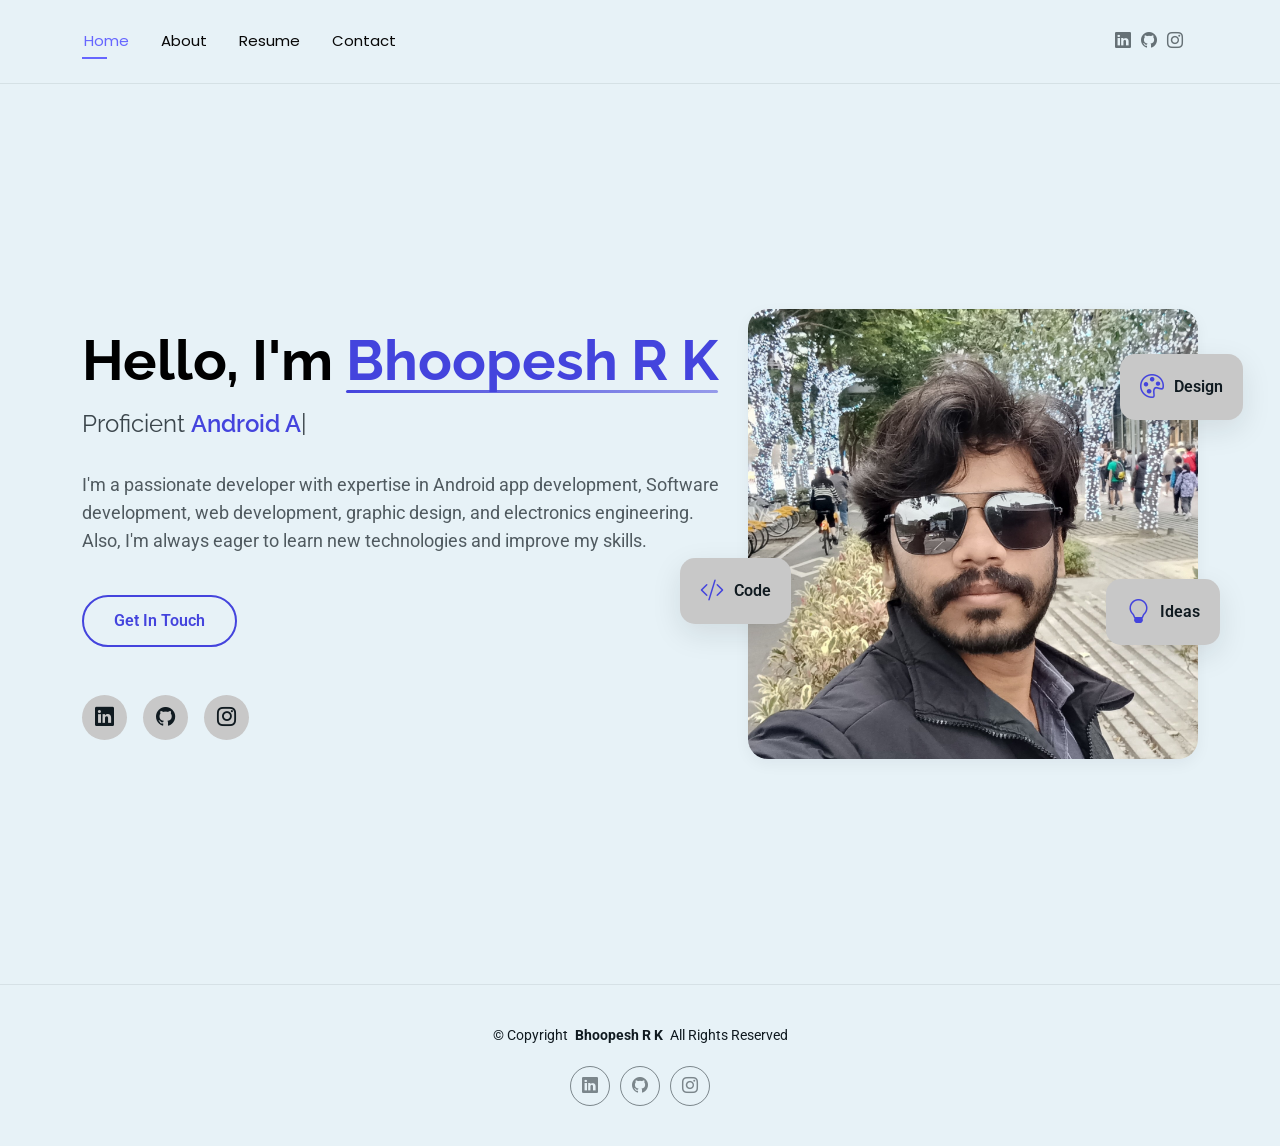
<file: index.html>
<!DOCTYPE html>
<html lang="en">

<head>
	<meta charset="utf-8">
	<meta content="width=device-width, initial-scale=1.0" name="viewport">
	<title>Home</title>
	<meta name="description"
		content="I'm a passionate developer with expertise in Android app development, Software development, web development, graphic design, and electronics engineering. Also, I'm always eager to learn new technologies and improve my skills.">
	<meta name="keywords"
		content="Android App Developer, Software Developer, Web Developer, Graphic Designer, Electronics Engineer, Portfolio, Resume, Services, Contact">
	<meta name="author" content="Bhoopesh R K">

	<!-- Favicons -->
	<link href="assets/img/favicon.ico" rel="icon">
	<link href="assets/img/favicon.png" rel="icon">
	<link href="assets/img/apple-touch-icon.png" rel="apple-touch-icon">
	<link href="assets/img/android-chrome-192x192.png" rel="icon">
	<link href="assets/img/android-chrome-512x512.png" rel="icon">
	<link href="assets/img/favicon-16x16.png" rel="icon">
	<link href="assets/img/favicon-32x32.png" rel="icon">


	<!-- Fonts -->
	<link href="https://fonts.googleapis.com" rel="preconnect">
	<link href="https://fonts.gstatic.com" rel="preconnect" crossorigin>
	<link
		href="https://fonts.googleapis.com/css2?family=Roboto:ital,wght@0,100;0,300;0,400;0,500;0,700;0,900;1,100;1,300;1,400;1,500;1,700;1,900&family=Poppins:ital,wght@0,100;0,200;0,300;0,400;0,500;0,600;0,700;0,800;0,900;1,100;1,200;1,300;1,400;1,500;1,600;1,700;1,800;1,900&family=Raleway:ital,wght@0,100;0,200;0,300;0,400;0,500;0,600;0,700;0,800;0,900;1,100;1,200;1,300;1,400;1,500;1,600;1,700;1,800;1,900&display=swap"
		rel="stylesheet">

	<!-- Vendor CSS Files -->
	<link href="assets/vendor/bootstrap/css/bootstrap.min.css" rel="stylesheet">
	<link href="assets/vendor/bootstrap-icons/bootstrap-icons.css" rel="stylesheet">
	<link href="assets/vendor/aos/aos.css" rel="stylesheet">
	<link href="assets/vendor/swiper/swiper-bundle.min.css" rel="stylesheet">
	<link href="assets/vendor/glightbox/css/glightbox.min.css" rel="stylesheet">

	<!-- Main CSS File -->
	<link href="assets/css/main.css" rel="stylesheet">
</head>

<body class="index-page">

	<header id="header" class="header d-flex align-items-center light-background sticky-top">
		<div class="container position-relative d-flex align-items-center justify-content-between">
			<nav id="navmenu" class="navmenu">
				<ul>
					<li><a href="index.html" class="active">Home</a></li>
					<li><a href="about.html">About</a></li>
					<li><a href="resume.html">Resume</a></li>
					<li><a href="contact.html">Contact</a></li>
				</ul>
				<i class="mobile-nav-toggle d-xl-none bi bi-list"></i>
			</nav>

			<div class="header-social-links">
				<a title="LinkedIn" href="https://www.linkedin.com/in/bhoopeshrk/" target="_blank" rel="noopener"><i
						class="bi bi-linkedin"></i></a>
				<a title="GitHub" href="https://github.com/bhoopeshrk" target="_blank" rel="noopener"><i
						class="bi bi-github"></i></a>
				<a title="Instagram" href="https://www.instagram.com/gol_d._bhoopesh/" target="_blank" rel="noopener"><i
						class="bi bi-instagram"></i></a>
			</div>

		</div>
	</header>

	<main class="main">

		<!-- Hero Section -->
		<section id="hero" class="hero section">

			<div class="container" data-aos="fade-up" data-aos-delay="100">

				<div class="row gy-4 align-items-center">
					<div class="col-lg-7 order-2 order-lg-1">
						<div class="hero-content">
							<h1 data-aos="fade-up" data-aos-delay="200">Hello, I'm <span class="highlight">Bhoopesh R
									K</span></h1>
							<h2 data-aos="fade-up" data-aos-delay="300">Proficient <span class="typed"
									data-typed-items="Android App Developer, Software Developer, Web Developer, Graphic Designer, Electronics Engineer"></span>
							</h2>
							<p data-aos="fade-up" data-aos-delay="400">I'm a passionate developer with expertise in
								Android app
								development, Software development, web development, graphic design, and electronics
								engineering. Also,
								I'm always eager to learn new technologies and improve my skills.</p>
							<div class="hero-actions" data-aos="fade-up" data-aos-delay="500">
								<a href="contact.html" class="btn btn-outline">Get In Touch</a>
							</div>
							<div class="social-links" data-aos="fade-up" data-aos-delay="600">
								<a title="LinkedIn" href="https://www.linkedin.com/in/bhoopeshrk/" target="_blank"
									rel="noopener"><i class="bi bi-linkedin"></i></a>
								<a title="GitHub" href="https://github.com/bhoopeshrk" target="_blank" rel="noopener"><i
										class="bi bi-github"></i></a>
								<a title="Instagram" href="https://www.instagram.com/gol_d._bhoopesh/" target="_blank"
									rel="noopener"><i class="bi bi-instagram"></i></a>
							</div>
						</div>
					</div>
					<div class="col-lg-5 order-1 order-lg-2">
						<div class="hero-image" data-aos="zoom-in" data-aos-delay="300">
							<div class="image-wrapper">
								<img src="assets/img/profile/profile-square-1.jpeg" alt="R K Bhoopesh"
									class="img-fluid">
								<div class="floating-elements">
									<div class="floating-card design" data-aos="fade-left" data-aos-delay="700">
										<i class="bi bi-palette"></i>
										<span>Design</span>
									</div>
									<div class="floating-card code" data-aos="fade-right" data-aos-delay="800">
										<i class="bi bi-code-slash"></i>
										<span>Code</span>
									</div>
									<div class="floating-card creativity" data-aos="fade-up" data-aos-delay="900">
										<i class="bi bi-lightbulb"></i>
										<span>Ideas</span>
									</div>
								</div>
							</div>
						</div>
					</div>
				</div>

			</div>

		</section><!-- /Hero Section -->

	</main>

	<footer id="footer" class="footer">

		<div class="container">
			<div class="copyright text-center ">
				<p>© <span>Copyright</span> <strong class="px-1 sitename">Bhoopesh R K</strong> <span>All Rights
						Reserved<br></span>
				</p>
			</div>
			<div class="social-links d-flex justify-content-center">
				<a title="LinkedIn" href="https://www.linkedin.com/in/bhoopeshrk/" target="_blank" rel="noopener"><i
						class="bi bi-linkedin"></i></a>
				<a title="GitHub" href="https://github.com/bhoopeshrk" target="_blank" rel="noopener"><i
						class="bi bi-github"></i></a>
				<a title="Instagram" href="https://www.instagram.com/gol_d._bhoopesh/" target="_blank" rel="noopener"><i
						class="bi bi-instagram"></i></a>
			</div>
		</div>

	</footer>

	<!-- Scroll Top -->
	<a href="#" id="scroll-top" class="scroll-top d-flex align-items-center justify-content-center"><i
			class="bi bi-arrow-up-short"></i></a>

	<!-- Preloader -->
	<div id="preloader"></div>

	<!-- Vendor JS Files -->
	<script src="assets/vendor/bootstrap/js/bootstrap.bundle.min.js"></script>
	<script src="assets/vendor/php-email-form/validate.js"></script>
	<script src="assets/vendor/aos/aos.js"></script>
	<script src="assets/vendor/typed.js/typed.umd.js"></script>
	<script src="assets/vendor/waypoints/noframework.waypoints.js"></script>
	<script src="assets/vendor/purecounter/purecounter_vanilla.js"></script>
	<script src="assets/vendor/swiper/swiper-bundle.min.js"></script>
	<script src="assets/vendor/imagesloaded/imagesloaded.pkgd.min.js"></script>
	<script src="assets/vendor/isotope-layout/isotope.pkgd.min.js"></script>
	<script src="assets/vendor/glightbox/js/glightbox.min.js"></script>

	<!-- Main JS File -->
	<script src="assets/js/main.js"></script>

</body>

</html>
</file>
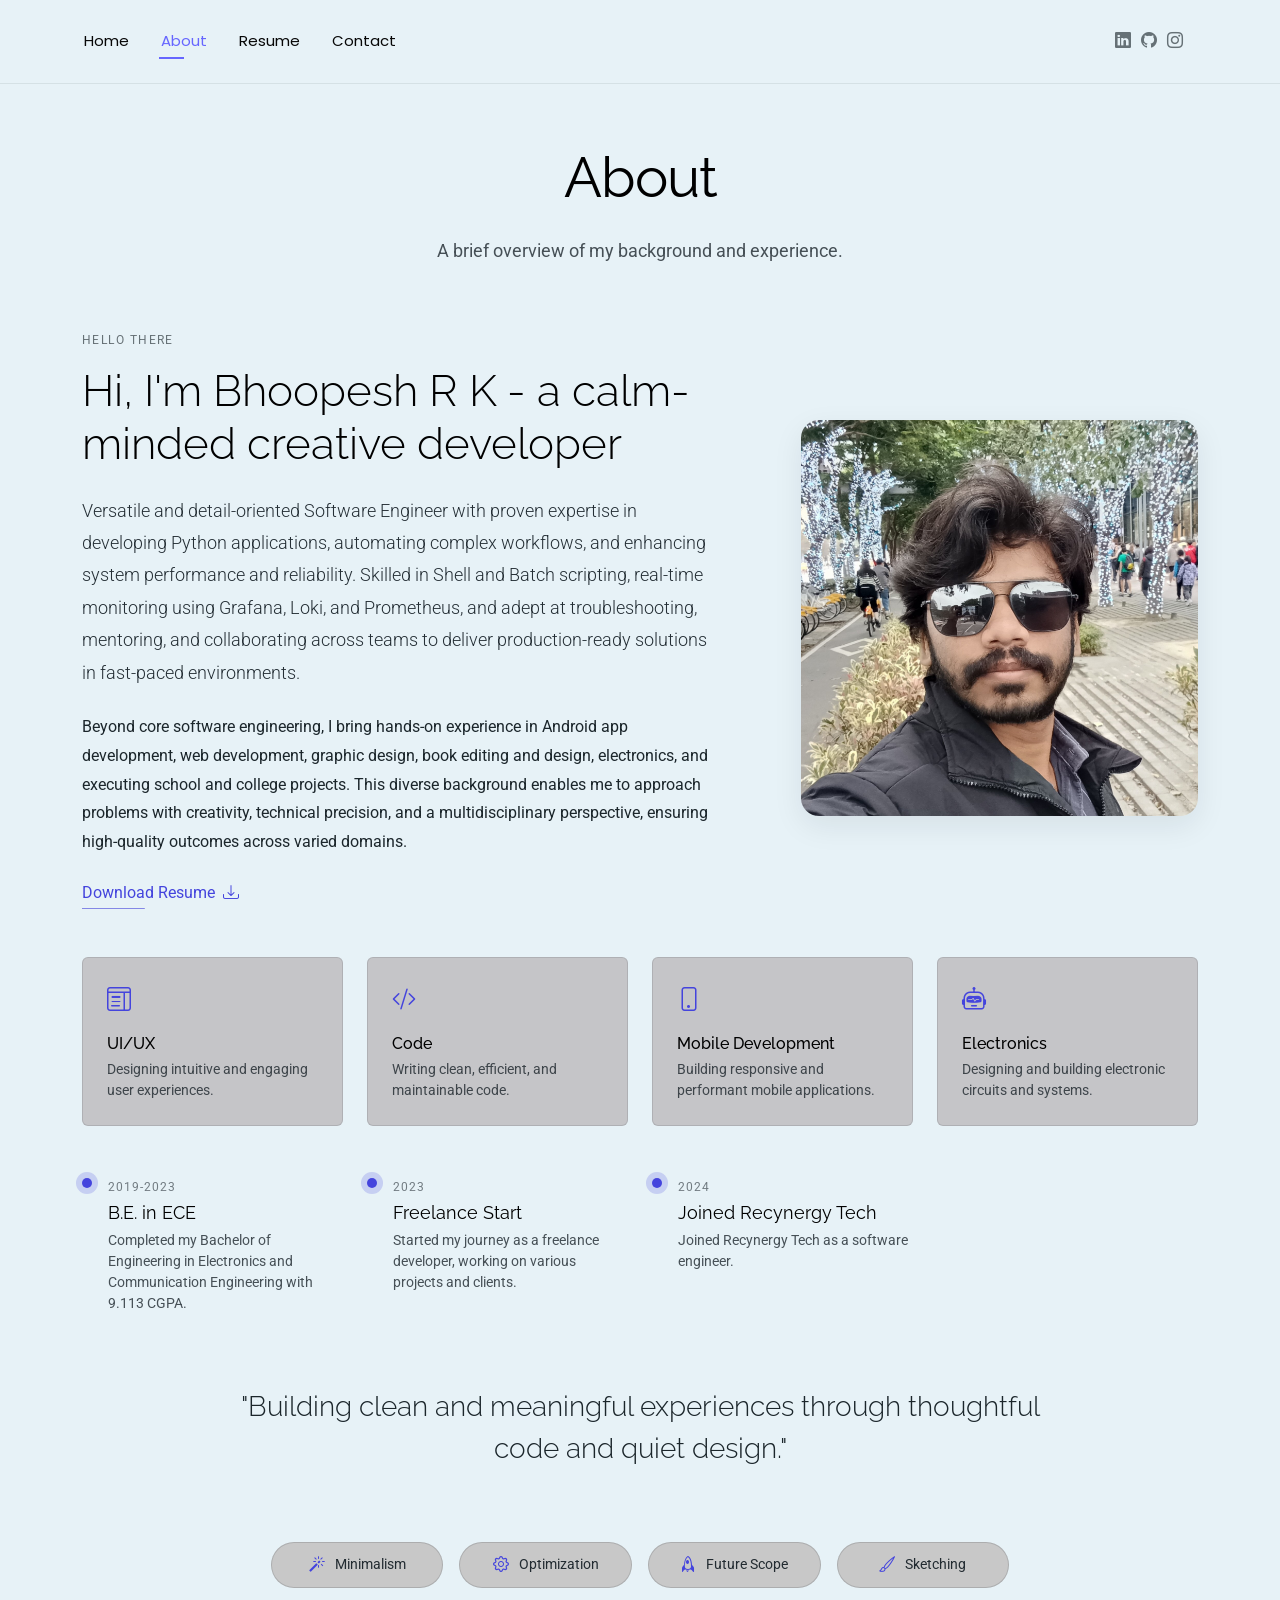
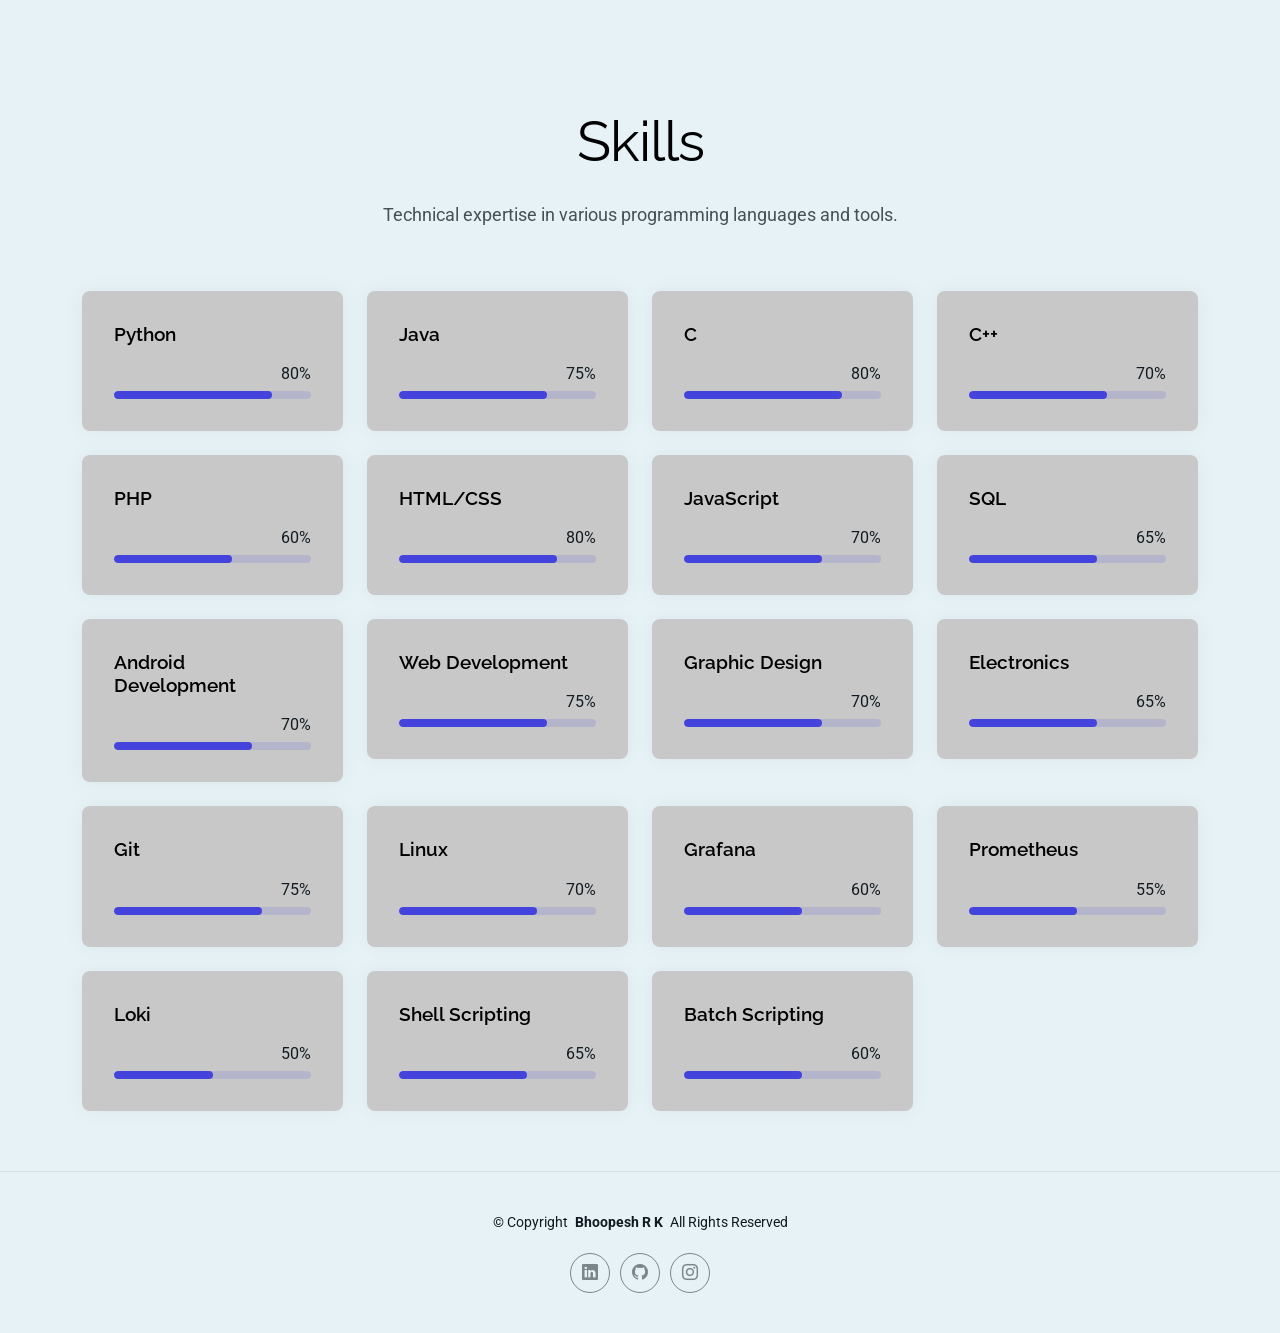
<file: about.html>
<!DOCTYPE html>
<html lang="en">

<head>
	<meta charset="utf-8">
	<meta content="width=device-width, initial-scale=1.0" name="viewport">
	<title>About</title>

	<!-- Favicons -->
	<link href="assets/img/favicon.ico" rel="icon">
	<link href="assets/img/favicon.png" rel="icon">
	<link href="assets/img/apple-touch-icon.png" rel="apple-touch-icon">
	<link href="assets/img/android-chrome-192x192.png" rel="icon">
	<link href="assets/img/android-chrome-512x512.png" rel="icon">
	<link href="assets/img/favicon-16x16.png" rel="icon">
	<link href="assets/img/favicon-32x32.png" rel="icon">

	<!-- Fonts -->
	<link href="https://fonts.googleapis.com" rel="preconnect">
	<link href="https://fonts.gstatic.com" rel="preconnect" crossorigin>
	<link
		href="https://fonts.googleapis.com/css2?family=Roboto:ital,wght@0,100;0,300;0,400;0,500;0,700;0,900;1,100;1,300;1,400;1,500;1,700;1,900&family=Poppins:ital,wght@0,100;0,200;0,300;0,400;0,500;0,600;0,700;0,800;0,900;1,100;1,200;1,300;1,400;1,500;1,600;1,700;1,800;1,900&family=Raleway:ital,wght@0,100;0,200;0,300;0,400;0,500;0,600;0,700;0,800;0,900;1,100;1,200;1,300;1,400;1,500;1,600;1,700;1,800;1,900&display=swap"
		rel="stylesheet">

	<!-- Vendor CSS Files -->
	<link href="assets/vendor/bootstrap/css/bootstrap.min.css" rel="stylesheet">
	<link href="assets/vendor/bootstrap-icons/bootstrap-icons.css" rel="stylesheet">
	<link href="assets/vendor/aos/aos.css" rel="stylesheet">
	<link href="assets/vendor/swiper/swiper-bundle.min.css" rel="stylesheet">
	<link href="assets/vendor/glightbox/css/glightbox.min.css" rel="stylesheet">

	<!-- Main CSS File -->
	<link href="assets/css/main.css" rel="stylesheet">
</head>

<body class="about-page">

	<header id="header" class="header d-flex align-items-center light-background sticky-top">
		<div class="container position-relative d-flex align-items-center justify-content-between">
			<nav id="navmenu" class="navmenu">
				<ul>
					<li><a href="index.html">Home</a></li>
					<li><a href="about.html" class="active">About</a></li>
					<li><a href="resume.html">Resume</a></li>
					<li><a href="contact.html">Contact</a></li>
				</ul>
				<i class="mobile-nav-toggle d-xl-none bi bi-list"></i>
			</nav>

			<div class="header-social-links">
				<a title="LinkedIn" href="https://www.linkedin.com/in/bhoopeshrk/" target="_blank" rel="noopener"><i
						class="bi bi-linkedin"></i></a>
				<a title="GitHub" href="https://github.com/bhoopeshrk" target="_blank" rel="noopener"><i
						class="bi bi-github"></i></a>
				<a title="Instagram" href="https://www.instagram.com/gol_d._bhoopesh/" target="_blank" rel="noopener"><i
						class="bi bi-instagram"></i></a>
			</div>

		</div>
	</header>

	<main class="main">

		<!-- About Section -->
		<section id="about" class="about section">

			<!-- Section Title -->
			<div class="container section-title" data-aos="fade-up">
				<h2>About</h2>
				<p>A brief overview of my background and experience.</p>
			</div><!-- End Section Title -->

			<div class="container" data-aos="fade-up" data-aos-delay="100">

				<!-- Intro + Photo -->
				<div class="row align-items-center justify-content-between gy-5 mb-5">
					<div class="col-lg-7" data-aos="fade-right" data-aos-delay="150">
						<div class="intro-content">
							<span class="eyebrow">Hello there</span>
							<h2 class="headline">Hi, I'm Bhoopesh R K - a calm-minded creative developer
							</h2>
							<p class="lead">
								Versatile and detail-oriented Software Engineer with proven expertise in developing
								Python applications, automating complex workflows, and enhancing system performance and
								reliability. Skilled in Shell and Batch scripting, real-time monitoring using Grafana,
								Loki, and Prometheus, and adept at troubleshooting, mentoring, and collaborating across
								teams to deliver production-ready solutions in fast-paced environments.
							</p>
							<p>
								Beyond core software engineering, I bring hands-on experience in Android app
								development, web development, graphic design, book editing and design, electronics, and
								executing school and college projects. This diverse background enables me to approach
								problems with creativity, technical precision, and a multidisciplinary perspective,
								ensuring high-quality outcomes across varied domains.
							</p>

							<div class="cta-group">
								<a href="./assets/Bhoopesh_R_K_Resume_09-06-2025.pdf" target="_blank"
									class="link-underline">
									Download Resume <i class="bi bi-download"></i>
								</a>
							</div>
						</div>
					</div>

					<div class="col-lg-5" data-aos="zoom-in" data-aos-delay="250">
						<figure class="profile-figure text-center text-lg-end">
							<img src="assets/img/profile/profile-square-1.jpeg" alt="Portrait of Bhoopesh R K"
								class="img-fluid profile-photo">
						</figure>
					</div>
				</div>
				<!-- End Intro + Photo -->

				<!-- Skills Grid -->
				<div class="mb-5">
					<div class="row g-4">
						<div class="col-6 col-md-4 col-lg-3" data-aos="fade-up" data-aos-delay="120">
							<div class="skill-item">
								<i class="bi bi-layout-text-window"></i>
								<h3>UI/UX</h3>
								<p>Designing intuitive and engaging user experiences.</p>
							</div>
						</div>
						<div class="col-6 col-md-4 col-lg-3" data-aos="fade-up" data-aos-delay="180">
							<div class="skill-item">
								<i class="bi bi-code-slash"></i>
								<h3>Code</h3>
								<p>Writing clean, efficient, and maintainable code.</p>
							</div>
						</div>
						<div class="col-6 col-md-4 col-lg-3" data-aos="fade-up" data-aos-delay="240">
							<div class="skill-item">
								<i class="bi bi-phone"></i>
								<h3>Mobile Development</h3>
								<p>Building responsive and performant mobile applications.</p>
							</div>
						</div>
						<div class="col-6 col-md-4 col-lg-3" data-aos="fade-up" data-aos-delay="300">
							<div class="skill-item">
								<i class="bi bi-robot"></i>
								<h3>Electronics</h3>
								<p>Designing and building electronic circuits and systems.</p>
							</div>
						</div>
					</div>
				</div>
				<!-- End Skills Grid -->

				<!-- Journey Timeline -->
				<div class="mb-5">
					<div class="row g-4">
						<div class="col-md-6 col-lg-3" data-aos="fade-up" data-aos-delay="120">
							<article class="timeline-item">
								<span class="dot"></span>
								<time>2019-2023</time>
								<h4>B.E. in ECE</h4>
								<p>Completed my Bachelor of Engineering in Electronics and Communication Engineering
									with 9.113 CGPA.</p>
							</article>
						</div>
						<div class="col-md-6 col-lg-3" data-aos="fade-up" data-aos-delay="180">
							<article class="timeline-item">
								<span class="dot"></span>
								<time>2023</time>
								<h4>Freelance Start</h4>
								<p>Started my journey as a freelance developer, working on various projects and clients.
								</p>
							</article>
						</div>
						<div class="col-md-6 col-lg-3" data-aos="fade-up" data-aos-delay="240">
							<article class="timeline-item">
								<span class="dot"></span>
								<time>2024</time>
								<h4>Joined Recynergy Tech</h4>
								<p>Joined Recynergy Tech as a software engineer.</p>
							</article>
						</div>
					</div>
				</div>
				<!-- End Journey Timeline -->

				<!-- Quote -->
				<blockquote class="personal-quote text-center mb-5" data-aos="fade-down" data-aos-delay="200">
					<p>"Building clean and meaningful experiences through thoughtful code and quiet design."</p>
				</blockquote>
				<!-- End Quote -->

				<!-- Fun Facts -->
				<div class="row g-3 justify-content-center">
					<div class="col-6 col-md-3 col-lg-2" data-aos="zoom-in" data-aos-delay="120">
						<div class="fact-pill">
							<i class="bi bi-magic"></i>
							<span>Minimalism</span>
						</div>
					</div>
					<div class="col-6 col-md-3 col-lg-2" data-aos="zoom-in" data-aos-delay="160">
						<div class="fact-pill">
							<i class="bi bi-gear"></i>
							<span>Optimization</span>
						</div>
					</div>
					<div class="col-6 col-md-3 col-lg-2" data-aos="zoom-in" data-aos-delay="200">
						<div class="fact-pill">
							<i class="bi bi-rocket"></i>
							<span>Future Scope</span>
						</div>
					</div>
					<div class="col-6 col-md-3 col-lg-2" data-aos="zoom-in" data-aos-delay="240">
						<div class="fact-pill">
							<i class="bi bi-brush"></i>
							<span>Sketching</span>
						</div>
					</div>
				</div>
				<!-- End Fun Facts -->

			</div>

		</section><!-- /About Section -->

		<!-- Skills Section -->
		<section id="skills" class="skills section">

			<!-- Section Title -->
			<div class="container section-title" data-aos="fade-up">
				<h2>Skills</h2>
				<p>Technical expertise in various programming languages and tools.</p>
			</div><!-- End Section Title -->

			<div class="container" data-aos="fade-up" data-aos-delay="100">

				<div class="row g-4 skills-animation">

					<div class="col-md-6 col-lg-3" data-aos="fade-up" data-aos-delay="100">
						<div class="skill-box">
							<h3>Python</h3>
							<span class="text-end d-block">80%</span>
							<div class="progress">
								<div class="progress-bar" role="progressbar" aria-valuenow="80" aria-valuemin="0"
									aria-valuemax="100">
								</div>
							</div>
						</div>
					</div>

					<div class="col-md-6 col-lg-3" data-aos="fade-up" data-aos-delay="200">
						<div class="skill-box">
							<h3>Java</h3>
							<span class="text-end d-block">75%</span>
							<div class="progress">
								<div class="progress-bar" role="progressbar" aria-valuenow="75" aria-valuemin="0"
									aria-valuemax="100">
								</div>
							</div>
						</div>
					</div>

					<div class="col-md-6 col-lg-3" data-aos="fade-up" data-aos-delay="300">
						<div class="skill-box">
							<h3>C</h3>
							<span class="text-end d-block">80%</span>
							<div class="progress">
								<div class="progress-bar" role="progressbar" aria-valuenow="80" aria-valuemin="0"
									aria-valuemax="100">
								</div>
							</div>
						</div>
					</div>

					<div class="col-md-6 col-lg-3" data-aos="fade-up" data-aos-delay="400">
						<div class="skill-box">
							<h3>C++</h3>
							<span class="text-end d-block">70%</span>
							<div class="progress">
								<div class="progress-bar" role="progressbar" aria-valuenow="70" aria-valuemin="0"
									aria-valuemax="100">
								</div>
							</div>
						</div>
					</div>

					<div class="col-md-6 col-lg-3" data-aos="fade-up" data-aos-delay="500">
						<div class="skill-box">
							<h3>PHP</h3>
							<span class="text-end d-block">60%</span>
							<div class="progress">
								<div class="progress-bar" role="progressbar" aria-valuenow="60" aria-valuemin="0"
									aria-valuemax="100">
								</div>
							</div>
						</div>
					</div>

					<div class="col-md-6 col-lg-3" data-aos="fade-up" data-aos-delay="600">
						<div class="skill-box">
							<h3>HTML/CSS</h3>
							<span class="text-end d-block">80%</span>
							<div class="progress">
								<div class="progress-bar" role="progressbar" aria-valuenow="80" aria-valuemin="0"
									aria-valuemax="100">
								</div>
							</div>
						</div>
					</div>

					<div class="col-md-6 col-lg-3" data-aos="fade-up" data-aos-delay="700">
						<div class="skill-box">
							<h3>JavaScript</h3>
							<span class="text-end d-block">70%</span>
							<div class="progress">
								<div class="progress-bar" role="progressbar" aria-valuenow="70" aria-valuemin="0"
									aria-valuemax="100">
								</div>
							</div>
						</div>
					</div>

					<div class="col-md-6 col-lg-3" data-aos="fade-up" data-aos-delay="800">
						<div class="skill-box">
							<h3>SQL</h3>
							<span class="text-end d-block">65%</span>
							<div class="progress">
								<div class="progress-bar" role="progressbar" aria-valuenow="65" aria-valuemin="0"
									aria-valuemax="100">
								</div>
							</div>
						</div>
					</div>

					<div class="col-md-6 col-lg-3" data-aos="fade-up" data-aos-delay="900">
						<div class="skill-box">
							<h3>Android Development</h3>
							<span class="text-end d-block">70%</span>
							<div class="progress">
								<div class="progress-bar" role="progressbar" aria-valuenow="70" aria-valuemin="0"
									aria-valuemax="100">
								</div>
							</div>
						</div>
					</div>

					<div class="col-md-6 col-lg-3" data-aos="fade-up" data-aos-delay="1000">
						<div class="skill-box">
							<h3>Web Development</h3>
							<span class="text-end d-block">75%</span>
							<div class="progress">
								<div class="progress-bar" role="progressbar" aria-valuenow="75" aria-valuemin="0"
									aria-valuemax="100">
								</div>
							</div>
						</div>
					</div>

					<div class="col-md-6 col-lg-3" data-aos="fade-up" data-aos-delay="1100">
						<div class="skill-box">
							<h3>Graphic Design</h3>
							<span class="text-end d-block">70%</span>
							<div class="progress">
								<div class="progress-bar" role="progressbar" aria-valuenow="70" aria-valuemin="0"
									aria-valuemax="100">
								</div>
							</div>
						</div>
					</div>

					<div class="col-md-6 col-lg-3" data-aos="fade-up" data-aos-delay="1200">
						<div class="skill-box">
							<h3>Electronics</h3>
							<span class="text-end d-block">65%</span>
							<div class="progress">
								<div class="progress-bar" role="progressbar" aria-valuenow="65" aria-valuemin="0"
									aria-valuemax="100">
								</div>
							</div>
						</div>
					</div>

					<div class="col-md-6 col-lg-3" data-aos="fade-up" data-aos-delay="1300">
						<div class="skill-box">
							<h3>Git</h3>
							<span class="text-end d-block">75%</span>
							<div class="progress">
								<div class="progress-bar" role="progressbar" aria-valuenow="75" aria-valuemin="0"
									aria-valuemax="100">
								</div>
							</div>
						</div>
					</div>

					<div class="col-md-6 col-lg-3" data-aos="fade-up" data-aos-delay="1400">
						<div class="skill-box">
							<h3>Linux</h3>
							<span class="text-end d-block">70%</span>
							<div class="progress">
								<div class="progress-bar" role="progressbar" aria-valuenow="70" aria-valuemin="0"
									aria-valuemax="100">
								</div>
							</div>
						</div>
					</div>

					<div class="col-md-6 col-lg-3" data-aos="fade-up" data-aos-delay="1500">
						<div class="skill-box">
							<h3>Grafana</h3>
							<span class="text-end d-block">60%</span>
							<div class="progress">
								<div class="progress-bar" role="progressbar" aria-valuenow="60" aria-valuemin="0"
									aria-valuemax="100">
								</div>
							</div>
						</div>
					</div>

					<div class="col-md-6 col-lg-3" data-aos="fade-up" data-aos-delay="1600">
						<div class="skill-box">
							<h3>Prometheus</h3>
							<span class="text-end d-block">55%</span>
							<div class="progress">
								<div class="progress-bar" role="progressbar" aria-valuenow="55" aria-valuemin="0"
									aria-valuemax="100">
								</div>
							</div>
						</div>
					</div>

					<div class="col-md-6 col-lg-3" data-aos="fade-up" data-aos-delay="1700">
						<div class="skill-box">
							<h3>Loki</h3>
							<span class="text-end d-block">50%</span>
							<div class="progress">
								<div class="progress-bar" role="progressbar" aria-valuenow="50" aria-valuemin="0"
									aria-valuemax="100">
								</div>
							</div>
						</div>
					</div>

					<div class="col-md-6 col-lg-3" data-aos="fade-up" data-aos-delay="1800">
						<div class="skill-box">
							<h3>Shell Scripting</h3>
							<span class="text-end d-block">65%</span>
							<div class="progress">
								<div class="progress-bar" role="progressbar" aria-valuenow="65" aria-valuemin="0"
									aria-valuemax="100">
								</div>
							</div>
						</div>
					</div>

					<div class="col-md-6 col-lg-3" data-aos="fade-up" data-aos-delay="1900">
						<div class="skill-box">
							<h3>Batch Scripting</h3>
							<span class="text-end d-block">60%</span>
							<div class="progress">
								<div class="progress-bar" role="progressbar" aria-valuenow="60" aria-valuemin="0"
									aria-valuemax="100">
								</div>
							</div>
						</div>
					</div>

				</div>

			</div>

		</section><!-- /Skills Section -->

	</main>

	<footer id="footer" class="footer">

		<div class="container">
			<div class="copyright text-center ">
				<p>© <span>Copyright</span> <strong class="px-1 sitename">Bhoopesh R K</strong> <span>All Rights
						Reserved<br></span>
				</p>
			</div>
			<div class="social-links d-flex justify-content-center">
				<a title="LinkedIn" href="https://www.linkedin.com/in/bhoopeshrk/" target="_blank" rel="noopener"><i
						class="bi bi-linkedin"></i></a>
				<a title="GitHub" href="https://github.com/bhoopeshrk" target="_blank" rel="noopener"><i
						class="bi bi-github"></i></a>
				<a title="Instagram" href="https://www.instagram.com/gol_d._bhoopesh/" target="_blank" rel="noopener"><i
						class="bi bi-instagram"></i></a>
			</div>
		</div>

	</footer>

	<!-- Scroll Top -->
	<a href="#" id="scroll-top" class="scroll-top d-flex align-items-center justify-content-center"><i
			class="bi bi-arrow-up-short"></i></a>

	<!-- Preloader -->
	<div id="preloader"></div>

	<!-- Vendor JS Files -->
	<script src="assets/vendor/bootstrap/js/bootstrap.bundle.min.js"></script>
	<script src="assets/vendor/php-email-form/validate.js"></script>
	<script src="assets/vendor/aos/aos.js"></script>
	<script src="assets/vendor/typed.js/typed.umd.js"></script>
	<script src="assets/vendor/waypoints/noframework.waypoints.js"></script>
	<script src="assets/vendor/purecounter/purecounter_vanilla.js"></script>
	<script src="assets/vendor/swiper/swiper-bundle.min.js"></script>
	<script src="assets/vendor/imagesloaded/imagesloaded.pkgd.min.js"></script>
	<script src="assets/vendor/isotope-layout/isotope.pkgd.min.js"></script>
	<script src="assets/vendor/glightbox/js/glightbox.min.js"></script>

	<!-- Main JS File -->
	<script src="assets/js/main.js"></script>

</body>

</html>
</file>
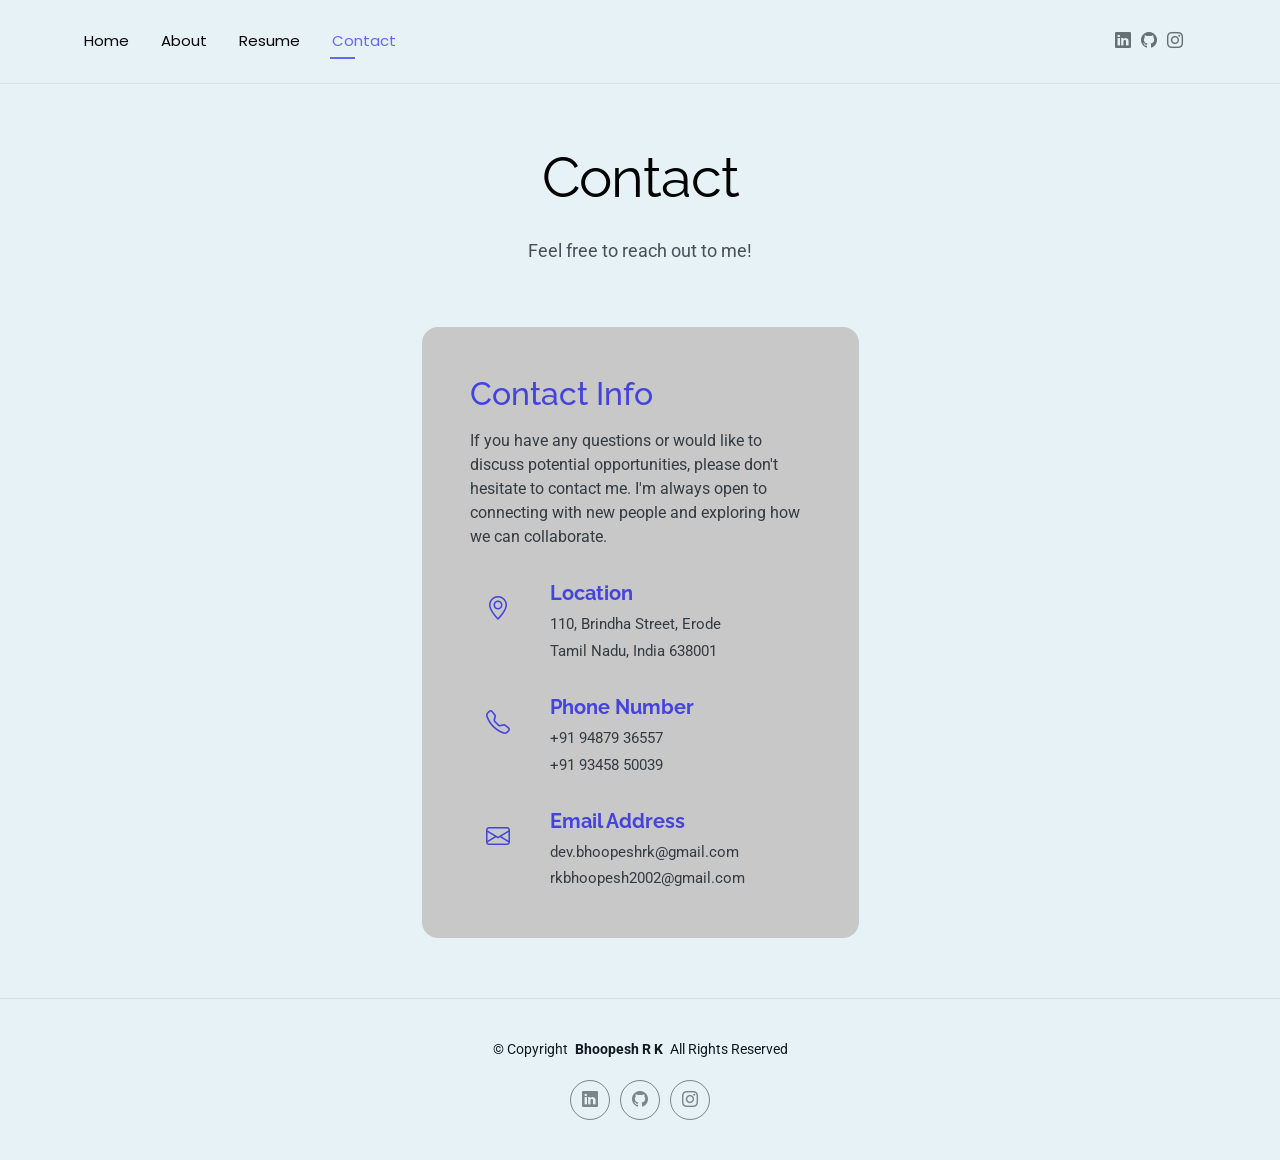
<file: contact.html>
<!DOCTYPE html>
<html lang="en">

<head>
	<meta charset="utf-8">
	<meta content="width=device-width, initial-scale=1.0" name="viewport">
	<title>Contact</title>

	<!-- Favicons -->
	<link href="assets/img/favicon.ico" rel="icon">
	<link href="assets/img/favicon.png" rel="icon">
	<link href="assets/img/apple-touch-icon.png" rel="apple-touch-icon">
	<link href="assets/img/android-chrome-192x192.png" rel="icon">
	<link href="assets/img/android-chrome-512x512.png" rel="icon">
	<link href="assets/img/favicon-16x16.png" rel="icon">
	<link href="assets/img/favicon-32x32.png" rel="icon">

	<!-- Fonts -->
	<link href="https://fonts.googleapis.com" rel="preconnect">
	<link href="https://fonts.gstatic.com" rel="preconnect" crossorigin>
	<link
		href="https://fonts.googleapis.com/css2?family=Roboto:ital,wght@0,100;0,300;0,400;0,500;0,700;0,900;1,100;1,300;1,400;1,500;1,700;1,900&family=Poppins:ital,wght@0,100;0,200;0,300;0,400;0,500;0,600;0,700;0,800;0,900;1,100;1,200;1,300;1,400;1,500;1,600;1,700;1,800;1,900&family=Raleway:ital,wght@0,100;0,200;0,300;0,400;0,500;0,600;0,700;0,800;0,900;1,100;1,200;1,300;1,400;1,500;1,600;1,700;1,800;1,900&display=swap"
		rel="stylesheet">

	<!-- Vendor CSS Files -->
	<link href="assets/vendor/bootstrap/css/bootstrap.min.css" rel="stylesheet">
	<link href="assets/vendor/bootstrap-icons/bootstrap-icons.css" rel="stylesheet">
	<link href="assets/vendor/aos/aos.css" rel="stylesheet">
	<link href="assets/vendor/swiper/swiper-bundle.min.css" rel="stylesheet">
	<link href="assets/vendor/glightbox/css/glightbox.min.css" rel="stylesheet">

	<!-- Main CSS File -->
	<link href="assets/css/main.css" rel="stylesheet">
</head>

<body class="contact-page">

	<header id="header" class="header d-flex align-items-center light-background sticky-top">
		<div class="container position-relative d-flex align-items-center justify-content-between">
			<nav id="navmenu" class="navmenu">
				<ul>
					<li><a href="index.html">Home</a></li>
					<li><a href="about.html">About</a></li>
					<li><a href="resume.html">Resume</a></li>
					<li><a href="contact.html" class="active">Contact</a></li>
				</ul>
				<i class="mobile-nav-toggle d-xl-none bi bi-list"></i>
			</nav>

			<div class="header-social-links">
				<a title="LinkedIn" href="https://www.linkedin.com/in/bhoopeshrk/" target="_blank" rel="noopener"><i
						class="bi bi-linkedin"></i></a>
				<a title="GitHub" href="https://github.com/bhoopeshrk" target="_blank" rel="noopener"><i
						class="bi bi-github"></i></a>
				<a title="Instagram" href="https://www.instagram.com/gol_d._bhoopesh/" target="_blank" rel="noopener"><i
						class="bi bi-instagram"></i></a>
			</div>

		</div>
	</header>

	<main class="main">

		<!-- Contact Section -->
		<section id="contact" class="contact section">

			<!-- Section Title -->
			<div class="container section-title" data-aos="fade-up">
				<h2>Contact</h2>
				<p>Feel free to reach out to me!</p>
			</div><!-- End Section Title -->

			<div class="container" data-aos="fade-up" data-aos-delay="100">

				<div class="row g-4 g-lg-5 justify-content-center">
					<div class="col-lg-5">
						<div class="info-box" data-aos="fade-up" data-aos-delay="200">
							<h3>Contact Info</h3>
							<p>If you have any questions or would like to discuss potential opportunities, please don't
								hesitate to
								contact me. I'm always open to connecting with new people and exploring how we can
								collaborate.</p>

							<div class="info-item" data-aos="fade-up" data-aos-delay="300">
								<div class="icon-box">
									<i class="bi bi-geo-alt"></i>
								</div>
								<div class="content">
									<h4>Location</h4>
									<p>110, Brindha Street, Erode</p>
									<p>Tamil Nadu, India 638001</p>
								</div>
							</div>

							<div class="info-item" data-aos="fade-up" data-aos-delay="400">
								<div class="icon-box">
									<i class="bi bi-telephone"></i>
								</div>
								<div class="content">
									<h4>Phone Number</h4>
									<p>+91 94879 36557</p>
									<p>+91 93458 50039</p>
								</div>
							</div>

							<div class="info-item" data-aos="fade-up" data-aos-delay="500">
								<div class="icon-box">
									<i class="bi bi-envelope"></i>
								</div>
								<div class="content">
									<h4>Email Address</h4>
									<p>dev.bhoopeshrk@gmail.com</p>
									<p>rkbhoopesh2002@gmail.com</p>
								</div>
							</div>
						</div>
					</div>

				</div>

			</div>

		</section><!-- /Contact Section -->

	</main>

	<footer id="footer" class="footer">

		<div class="container">
			<div class="copyright text-center ">
				<p>© <span>Copyright</span> <strong class="px-1 sitename">Bhoopesh R K</strong> <span>All Rights
						Reserved<br></span>
				</p>
			</div>
			<div class="social-links d-flex justify-content-center">
				<a title="LinkedIn" href="https://www.linkedin.com/in/bhoopeshrk/" target="_blank" rel="noopener"><i
						class="bi bi-linkedin"></i></a>
				<a title="GitHub" href="https://github.com/bhoopeshrk" target="_blank" rel="noopener"><i
						class="bi bi-github"></i></a>
				<a title="Instagram" href="https://www.instagram.com/gol_d._bhoopesh/" target="_blank" rel="noopener"><i
						class="bi bi-instagram"></i></a>
			</div>
		</div>

	</footer>

	<!-- Scroll Top -->
	<a href="#" id="scroll-top" class="scroll-top d-flex align-items-center justify-content-center"><i
			class="bi bi-arrow-up-short"></i></a>

	<!-- Preloader -->
	<div id="preloader"></div>

	<!-- Vendor JS Files -->
	<script src="assets/vendor/bootstrap/js/bootstrap.bundle.min.js"></script>
	<script src="assets/vendor/php-email-form/validate.js"></script>
	<script src="assets/vendor/aos/aos.js"></script>
	<script src="assets/vendor/typed.js/typed.umd.js"></script>
	<script src="assets/vendor/waypoints/noframework.waypoints.js"></script>
	<script src="assets/vendor/purecounter/purecounter_vanilla.js"></script>
	<script src="assets/vendor/swiper/swiper-bundle.min.js"></script>
	<script src="assets/vendor/imagesloaded/imagesloaded.pkgd.min.js"></script>
	<script src="assets/vendor/isotope-layout/isotope.pkgd.min.js"></script>
	<script src="assets/vendor/glightbox/js/glightbox.min.js"></script>

	<!-- Main JS File -->
	<script src="assets/js/main.js"></script>

</body>

</html>
</file>
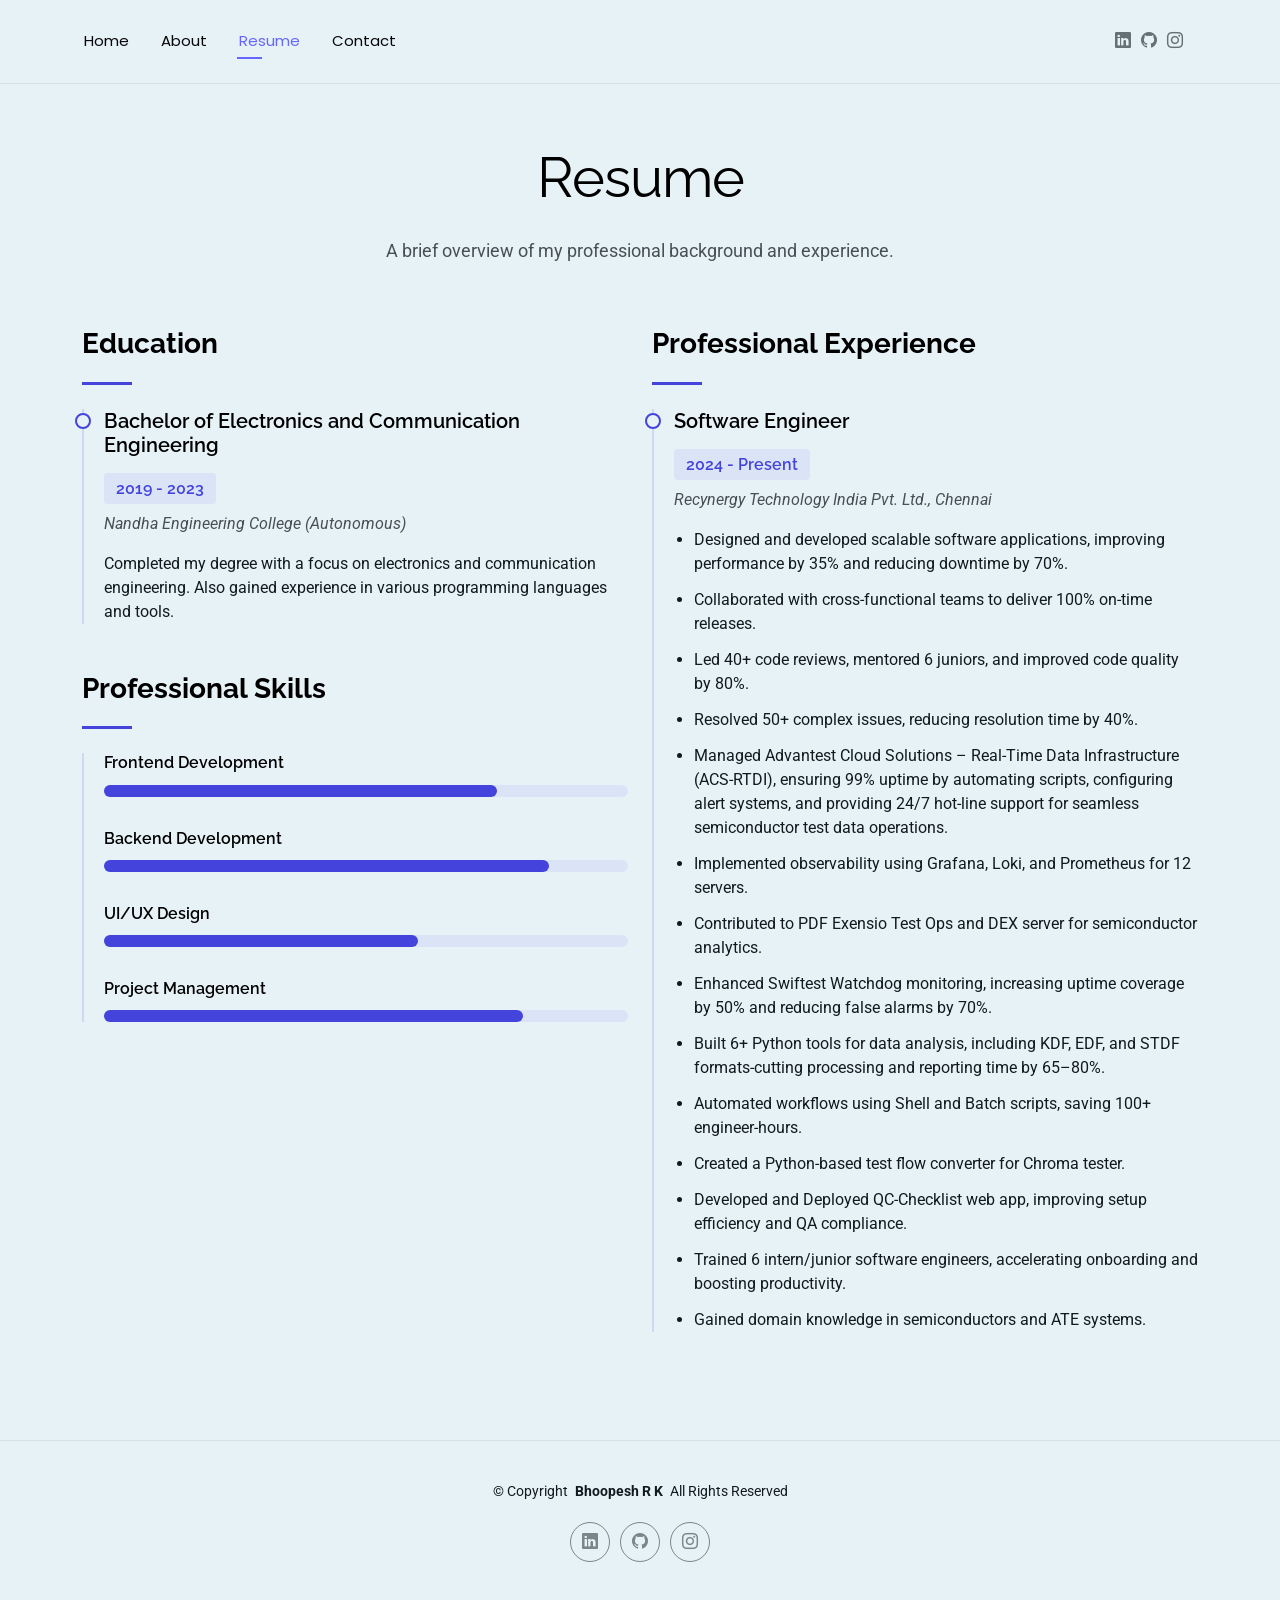
<file: resume.html>
<!DOCTYPE html>
<html lang="en">

<head>
	<meta charset="utf-8">
	<meta content="width=device-width, initial-scale=1.0" name="viewport">
	<title>Resume</title>

	<!-- Favicons -->
	<link href="assets/img/favicon.ico" rel="icon">
	<link href="assets/img/favicon.png" rel="icon">
	<link href="assets/img/apple-touch-icon.png" rel="apple-touch-icon">
	<link href="assets/img/android-chrome-192x192.png" rel="icon">
	<link href="assets/img/android-chrome-512x512.png" rel="icon">
	<link href="assets/img/favicon-16x16.png" rel="icon">
	<link href="assets/img/favicon-32x32.png" rel="icon">

	<!-- Fonts -->
	<link href="https://fonts.googleapis.com" rel="preconnect">
	<link href="https://fonts.gstatic.com" rel="preconnect" crossorigin>
	<link
		href="https://fonts.googleapis.com/css2?family=Roboto:ital,wght@0,100;0,300;0,400;0,500;0,700;0,900;1,100;1,300;1,400;1,500;1,700;1,900&family=Poppins:ital,wght@0,100;0,200;0,300;0,400;0,500;0,600;0,700;0,800;0,900;1,100;1,200;1,300;1,400;1,500;1,600;1,700;1,800;1,900&family=Raleway:ital,wght@0,100;0,200;0,300;0,400;0,500;0,600;0,700;0,800;0,900;1,100;1,200;1,300;1,400;1,500;1,600;1,700;1,800;1,900&display=swap"
		rel="stylesheet">

	<!-- Vendor CSS Files -->
	<link href="assets/vendor/bootstrap/css/bootstrap.min.css" rel="stylesheet">
	<link href="assets/vendor/bootstrap-icons/bootstrap-icons.css" rel="stylesheet">
	<link href="assets/vendor/aos/aos.css" rel="stylesheet">
	<link href="assets/vendor/swiper/swiper-bundle.min.css" rel="stylesheet">
	<link href="assets/vendor/glightbox/css/glightbox.min.css" rel="stylesheet">

	<!-- Main CSS File -->
	<link href="assets/css/main.css" rel="stylesheet">
</head>

<body class="resume-page">

	<header id="header" class="header d-flex align-items-center light-background sticky-top">
		<div class="container position-relative d-flex align-items-center justify-content-between">
			<nav id="navmenu" class="navmenu">
				<ul>
					<li><a href="index.html">Home</a></li>
					<li><a href="about.html">About</a></li>
					<li><a href="resume.html" class="active">Resume</a></li>
					<li><a href="contact.html">Contact</a></li>
				</ul>
				<i class="mobile-nav-toggle d-xl-none bi bi-list"></i>
			</nav>

			<div class="header-social-links">
				<a title="LinkedIn" href="https://www.linkedin.com/in/bhoopeshrk/" target="_blank" rel="noopener"><i
						class="bi bi-linkedin"></i></a>
				<a title="GitHub" href="https://github.com/bhoopeshrk" target="_blank" rel="noopener"><i
						class="bi bi-github"></i></a>
				<a title="Instagram" href="https://www.instagram.com/gol_d._bhoopesh/" target="_blank" rel="noopener"><i
						class="bi bi-instagram"></i></a>
			</div>

		</div>
	</header>

	<main class="main">

		<!-- Resume Section -->
		<section id="resume" class="resume section">

			<!-- Section Title -->
			<div class="container section-title" data-aos="fade-up">
				<h2>Resume</h2>
				<p>A brief overview of my professional background and experience.</p>
			</div><!-- End Section Title -->

			<div class="container" data-aos="fade-up" data-aos-delay="100">

				<div class="row">
					<div class="col-lg-6">

						<!-- Education Section -->
						<div class="resume-item" data-aos="fade-up">
							<h3 class="resume-title">Education</h3>

							<div class="resume-content">
								<article class="education-item">
									<h4>Bachelor of Electronics and Communication Engineering</h4>
									<h5>2019 - 2023</h5>
									<p class="institution"><em>Nandha Engineering College (Autonomous)</em></p>
									<p>Completed my degree with a focus on electronics and communication engineering.
										Also gained experience in various programming languages and tools.</p>
								</article>
							</div>
						</div><!-- End Education Section -->

						<!-- Professional Skills Section -->
						<div class="resume-item skills-animation" data-aos="fade-up">
							<h3 class="resume-title">Professional Skills</h3>

							<div class="resume-content">
								<div class="skill-item">
									<h4>Frontend Development</h4>
									<div class="progress">
										<div class="progress-bar" role="progressbar" aria-valuenow="75"
											aria-valuemin="0" aria-valuemax="100"></div>
									</div>
								</div>

								<div class="skill-item">
									<h4>Backend Development</h4>
									<div class="progress">
										<div class="progress-bar" role="progressbar" aria-valuenow="85"
											aria-valuemin="0" aria-valuemax="100"></div>
									</div>
								</div>

								<div class="skill-item">
									<h4>UI/UX Design</h4>
									<div class="progress">
										<div class="progress-bar" role="progressbar" aria-valuenow="60"
											aria-valuemin="0" aria-valuemax="100"></div>
									</div>
								</div>

								<div class="skill-item">
									<h4>Project Management</h4>
									<div class="progress">
										<div class="progress-bar" role="progressbar" aria-valuenow="80"
											aria-valuemin="0" aria-valuemax="100"></div>
									</div>
								</div>
							</div>
						</div><!-- End Professional Skills Section -->
					</div>

					<div class="col-lg-6">
						<!-- Experience Section -->
						<div class="resume-item" data-aos="fade-up" data-aos-delay="100">
							<h3 class="resume-title">Professional Experience</h3>

							<div class="resume-content">
								<article class="experience-item">
									<h4>Software Engineer</h4>
									<h5>2024 - Present</h5>
									<p class="company"><em>Recynergy Technology India Pvt. Ltd., Chennai</em></p>
									<ul>
										<li>Designed and developed scalable software applications, improving performance
											by 35% and reducing downtime by 70%. </li>
										<li>Collaborated with cross-functional teams to deliver 100% on-time releases.
										</li>
										<li>Led 40+ code reviews, mentored 6 juniors, and improved code quality by 80%.
										</li>
										<li>Resolved 50+ complex issues, reducing resolution time by 40%.</li>
										<li>Managed Advantest Cloud Solutions – Real-Time Data Infrastructure
											(ACS-RTDI), ensuring 99% uptime by automating scripts, configuring alert
											systems, and providing 24/7 hot-line support for seamless semiconductor test
											data operations.</li>
										<li>Implemented observability using Grafana, Loki, and Prometheus for 12
											servers.</li>
										<li>Contributed to PDF Exensio Test Ops and DEX server for semiconductor
											analytics.</li>
										<li>Enhanced Swiftest Watchdog monitoring, increasing uptime coverage by 50% and
											reducing false alarms by 70%.</li>
										<li>Built 6+ Python tools for data analysis, including KDF, EDF, and STDF
											formats-cutting processing and reporting time by 65–80%.</li>
										<li>Automated workflows using Shell and Batch scripts, saving 100+
											engineer-hours.</li>
										<li>Created a Python-based test flow converter for Chroma tester.</li>
										<li>Developed and Deployed QC-Checklist web app, improving setup efficiency and
											QA compliance. </li>
										<li>Trained 6 intern/junior software engineers, accelerating onboarding and
											boosting productivity.</li>
										<li>Gained domain knowledge in semiconductors and ATE systems.</li>
									</ul>
								</article>
							</div>
						</div><!-- End Experience Section -->
					</div>
				</div>

			</div>

		</section><!-- /Resume Section -->

	</main>

	<footer id="footer" class="footer">

		<div class="container">
			<div class="copyright text-center ">
				<p>© <span>Copyright</span> <strong class="px-1 sitename">Bhoopesh R K</strong> <span>All Rights
						Reserved<br></span>
				</p>
			</div>
			<div class="social-links d-flex justify-content-center">
				<a title="LinkedIn" href="https://www.linkedin.com/in/bhoopeshrk/" target="_blank" rel="noopener"><i
						class="bi bi-linkedin"></i></a>
				<a title="GitHub" href="https://github.com/bhoopeshrk" target="_blank" rel="noopener"><i
						class="bi bi-github"></i></a>
				<a title="Instagram" href="https://www.instagram.com/gol_d._bhoopesh/" target="_blank" rel="noopener"><i
						class="bi bi-instagram"></i></a>
			</div>
		</div>

	</footer>

	<!-- Scroll Top -->
	<a href="#" id="scroll-top" class="scroll-top d-flex align-items-center justify-content-center"><i
			class="bi bi-arrow-up-short"></i></a>

	<!-- Preloader -->
	<div id="preloader"></div>

	<!-- Vendor JS Files -->
	<script src="assets/vendor/bootstrap/js/bootstrap.bundle.min.js"></script>
	<script src="assets/vendor/php-email-form/validate.js"></script>
	<script src="assets/vendor/aos/aos.js"></script>
	<script src="assets/vendor/typed.js/typed.umd.js"></script>
	<script src="assets/vendor/waypoints/noframework.waypoints.js"></script>
	<script src="assets/vendor/purecounter/purecounter_vanilla.js"></script>
	<script src="assets/vendor/swiper/swiper-bundle.min.js"></script>
	<script src="assets/vendor/imagesloaded/imagesloaded.pkgd.min.js"></script>
	<script src="assets/vendor/isotope-layout/isotope.pkgd.min.js"></script>
	<script src="assets/vendor/glightbox/js/glightbox.min.js"></script>

	<!-- Main JS File -->
	<script src="assets/js/main.js"></script>

</body>

</html>
</file>
<file: assets/css/main.css>
/* Fonts */
:root {
	--default-font: "Roboto", system-ui, -apple-system, "Segoe UI", Roboto, "Helvetica Neue", Arial, "Noto Sans", "Liberation Sans", sans-serif, "Apple Color Emoji", "Segoe UI Emoji", "Segoe UI Symbol", "Noto Color Emoji";
	--heading-font: "Raleway", sans-serif;
	--nav-font: "Poppins", sans-serif;
}

/* Global Colors - The following color variables are used throughout the website. Updating them here will change the color scheme of the entire website */
:root {
	--background-color: #e7f2f7;
	/* Background color for the entire website, including individual sections */
	--default-color: #101a20;
	/* Default color used for the majority of the text content across the entire website */
	--heading-color: #000000;
	/* Color for headings, subheadings and title throughout the website */
	--accent-color: #4444dd;
	/* Accent color that represents your brand on the website. It's used for buttons, links, and other elements that need to stand out */
	--surface-color: #c8c8c8;
	/* The surface color is used as a background of boxed elements within sections, such as cards, icon boxes, or other elements that require a visual separation from the global background. */
	--contrast-color: #ffffff;
	/* Contrast color for text, ensuring readability against backgrounds of accent, heading, or default colors. */
}

/* Nav Menu Colors - The following color variables are used specifically for the navigation menu. They are separate from the global colors to allow for more customization options */
:root {
	--nav-color: #070707;
	/* The default color of the main navmenu links */
	--nav-hover-color: #6666ff;
	/* Applied to main navmenu links when they are hovered over or active */
	--nav-mobile-background-color: #e7f2f7;
	/* Used as the background color for mobile navigation menu */
	--nav-dropdown-background-color: #c8c8c8;
	/* Used as the background color for dropdown items that appear when hovering over primary navigation items */
	--nav-dropdown-color: #213642;
	/* Used for navigation links of the dropdown items in the navigation menu. */
	--nav-dropdown-hover-color: #6666ff;
	/* Similar to --nav-hover-color, this color is applied to dropdown navigation links when they are hovered over. */
}

/* Color Presets - These classes override global colors when applied to any section or element, providing reuse of the sam color scheme. */

.light-background {
	--background-color: #6a8ca0;
	--surface-color: #bbced8;
}

.dark-background {
	--background-color: #0b1419;
	--default-color: #ffffff;
	--heading-color: #ffffff;
	--surface-color: #252525;
	--contrast-color: #ffffff;
}

/* Smooth scroll */
:root {
	scroll-behavior: smooth;
}

/*--------------------------------------------------------------
# General Styling & Shared Classes
--------------------------------------------------------------*/
body {
	color: var(--default-color);
	background-color: var(--background-color);
	font-family: var(--default-font);
}

a {
	color: var(--accent-color);
	text-decoration: none;
	transition: 0.3s;
}

a:hover {
	color: color-mix(in srgb, var(--accent-color), transparent 25%);
	text-decoration: none;
}

h1,
h2,
h3,
h4,
h5,
h6 {
	color: var(--heading-color);
	font-family: var(--heading-font);
}

/* PHP Email Form Messages
------------------------------*/
.php-email-form .error-message {
	display: none;
	background: #df1529;
	color: #ffffff;
	text-align: left;
	padding: 15px;
	margin-bottom: 24px;
	font-weight: 600;
}

.php-email-form .sent-message {
	display: none;
	color: #ffffff;
	background: #059652;
	text-align: center;
	padding: 15px;
	margin-bottom: 24px;
	font-weight: 600;
}

.php-email-form .loading {
	display: none;
	background: var(--surface-color);
	text-align: center;
	padding: 15px;
	margin-bottom: 24px;
}

.php-email-form .loading:before {
	content: "";
	display: inline-block;
	border-radius: 50%;
	width: 24px;
	height: 24px;
	margin: 0 10px -6px 0;
	border: 3px solid var(--accent-color);
	border-top-color: var(--surface-color);
	animation: php-email-form-loading 1s linear infinite;
}

@keyframes php-email-form-loading {
	0% {
		transform: rotate(0deg);
	}

	100% {
		transform: rotate(360deg);
	}
}

/*--------------------------------------------------------------
# Global Header
--------------------------------------------------------------*/
.header {
	--background-color: rgba(255, 255, 255, 0);
	color: var(--default-color);
	background-color: var(--background-color);
	padding: 15px 0;
	transition: all 0.5s;
	z-index: 997;
	border-bottom: 1px solid color-mix(in srgb, var(--default-color), transparent 92%);
}

.header .logo {
	line-height: 1;
}

.header .logo img {
	max-height: 36px;
	margin-right: 8px;
}

.header .logo h1 {
	font-size: 32px;
	margin: 0;
	font-weight: 400;
	color: var(--heading-color);
}

.header .header-social-links {
	padding-right: 15px;
}

.header .header-social-links a {
	color: color-mix(in srgb, var(--default-color), transparent 40%);
	padding-left: 6px;
	display: inline-block;
	transition: 0.3s;
	font-size: 16px;
}

.header .header-social-links a:hover {
	color: var(--default-color);
}

.header .header-social-links a i {
	line-height: 0px;
}

@media (max-width: 1200px) {
	.header .logo {
		order: 1;
	}

	.header .header-social-links {
		order: 2;
	}

	.header .navmenu {
		order: 3;
	}
}

/* Global Header on Scroll
------------------------------*/
.scrolled .header {
	--background-color: rgba(198, 208, 214, 1);
}

/*--------------------------------------------------------------
# Navigation Menu
--------------------------------------------------------------*/
/* Desktop Navigation */
@media (min-width: 1200px) {
	.navmenu {
		padding: 0;
	}

	.navmenu ul {
		margin: 0;
		padding: 0;
		display: flex;
		list-style: none;
		align-items: center;
	}

	.navmenu li {
		position: relative;
	}

	.navmenu>ul>li {
		white-space: nowrap;
		padding: 15px 28px 15px 0;
	}

	.navmenu>ul>li:last-child {
		padding-right: 0;
	}

	.navmenu a,
	.navmenu a:focus {
		color: var(--nav-color);
		font-size: 15px;
		padding: 0 2px;
		font-family: var(--nav-font);
		font-weight: 400;
		display: flex;
		align-items: center;
		justify-content: space-between;
		white-space: nowrap;
		transition: 0.3s;
		position: relative;
	}

	.navmenu a i,
	.navmenu a:focus i {
		font-size: 12px;
		line-height: 0;
		margin-left: 5px;
		transition: 0.3s;
	}

	.navmenu>ul>li>a:before {
		content: "";
		position: absolute;
		height: 2px;
		bottom: -6px;
		left: 0;
		background-color: var(--nav-hover-color);
		visibility: hidden;
		width: 0px;
		transition: all 0.3s ease-in-out 0s;
	}

	.navmenu a:hover:before,
	.navmenu li:hover>a:before,
	.navmenu .active:before {
		visibility: visible;
		width: 25px;
	}

	.navmenu li:hover>a,
	.navmenu .active,
	.navmenu .active:focus {
		color: var(--nav-hover-color);
	}

	.navmenu .dropdown ul {
		margin: 0;
		padding: 10px 0;
		background: var(--nav-dropdown-background-color);
		display: block;
		position: absolute;
		visibility: hidden;
		left: -5px;
		top: 130%;
		opacity: 0;
		transition: 0.3s;
		border-radius: 4px;
		z-index: 99;
		box-shadow: 0px 0px 30px rgba(210, 208, 208, 0.1);
	}

	.navmenu .dropdown ul li {
		min-width: 200px;
	}

	.navmenu .dropdown ul a {
		padding: 10px 20px;
		font-size: 15px;
		text-transform: none;
		color: var(--nav-dropdown-color);
	}

	.navmenu .dropdown ul a i {
		font-size: 12px;
	}

	.navmenu .dropdown ul a:hover,
	.navmenu .dropdown ul .active:hover,
	.navmenu .dropdown ul li:hover>a {
		color: var(--nav-dropdown-hover-color);
	}

	.navmenu .dropdown:hover>ul {
		opacity: 1;
		top: 100%;
		visibility: visible;
	}

	.navmenu .dropdown .dropdown ul {
		top: 0;
		left: -90%;
		visibility: hidden;
	}

	.navmenu .dropdown .dropdown:hover>ul {
		opacity: 1;
		top: 0;
		left: -100%;
		visibility: visible;
	}
}

/* Mobile Navigation */
@media (max-width: 1199px) {
	.mobile-nav-toggle {
		color: var(--nav-color);
		font-size: 28px;
		line-height: 0;
		margin-right: 10px;
		cursor: pointer;
		transition: color 0.3s;
	}

	.navmenu {
		padding: 0;
		z-index: 9997;
	}

	.navmenu ul {
		display: none;
		list-style: none;
		position: absolute;
		inset: 60px 20px 20px 20px;
		padding: 10px 0;
		margin: 0;
		border-radius: 6px;
		background-color: var(--nav-mobile-background-color);
		border: 1px solid color-mix(in srgb, var(--default-color), transparent 90%);
		box-shadow: none;
		overflow-y: auto;
		transition: 0.3s;
		z-index: 9998;
	}

	.navmenu a,
	.navmenu a:focus {
		color: var(--nav-dropdown-color);
		padding: 10px 20px;
		font-family: var(--nav-font);
		font-size: 17px;
		font-weight: 500;
		display: flex;
		align-items: center;
		justify-content: space-between;
		white-space: nowrap;
		transition: 0.3s;
	}

	.navmenu a i,
	.navmenu a:focus i {
		font-size: 12px;
		line-height: 0;
		margin-left: 5px;
		width: 30px;
		height: 30px;
		display: flex;
		align-items: center;
		justify-content: center;
		border-radius: 50%;
		transition: 0.3s;
		background-color: color-mix(in srgb, var(--accent-color), transparent 90%);
	}

	.navmenu a i:hover,
	.navmenu a:focus i:hover {
		background-color: var(--accent-color);
		color: var(--contrast-color);
	}

	.navmenu a:hover,
	.navmenu .active,
	.navmenu .active:focus {
		color: var(--nav-dropdown-hover-color);
	}

	.navmenu .active i,
	.navmenu .active:focus i {
		background-color: var(--accent-color);
		color: var(--contrast-color);
		transform: rotate(180deg);
	}

	.navmenu .dropdown ul {
		position: static;
		display: none;
		z-index: 99;
		padding: 10px 0;
		margin: 10px 20px;
		background-color: var(--nav-dropdown-background-color);
		transition: all 0.5s ease-in-out;
	}

	.navmenu .dropdown ul ul {
		background-color: rgba(33, 37, 41, 0.1);
	}

	.navmenu .dropdown>.dropdown-active {
		display: block;
		background-color: rgba(33, 37, 41, 0.03);
	}

	.mobile-nav-active {
		overflow: hidden;
	}

	.mobile-nav-active .mobile-nav-toggle {
		color: #fff;
		position: absolute;
		font-size: 32px;
		top: 15px;
		right: 15px;
		margin-right: 0;
		z-index: 9999;
	}

	.mobile-nav-active .navmenu {
		position: fixed;
		overflow: hidden;
		inset: 0;
		background: rgba(33, 37, 41, 0.8);
		transition: 0.3s;
	}

	.mobile-nav-active .navmenu>ul {
		display: block;
	}
}

/*--------------------------------------------------------------
# Global Footer
--------------------------------------------------------------*/
.footer {
	color: var(--default-color);
	background-color: var(--background-color);
	font-size: 14px;
	padding: 40px 0;
	position: relative;
	border-top: 1px solid color-mix(in srgb, var(--default-color), transparent 92%);
}

.footer .copyright p {
	margin-bottom: 0;
}

.footer .social-links {
	margin-top: 20px;
}

.footer .social-links a {
	display: flex;
	align-items: center;
	justify-content: center;
	width: 40px;
	height: 40px;
	border-radius: 50%;
	border: 1px solid color-mix(in srgb, var(--default-color), transparent 50%);
	font-size: 16px;
	color: color-mix(in srgb, var(--default-color), transparent 50%);
	margin: 0 5px;
	transition: 0.3s;
}

.footer .social-links a:hover {
	color: var(--accent-color);
	border-color: var(--accent-color);
}

.footer .credits {
	margin-top: 10px;
	font-size: 13px;
	text-align: center;
}

/*--------------------------------------------------------------
# Preloader
--------------------------------------------------------------*/
#preloader {
	position: fixed;
	inset: 0;
	z-index: 9999;
	overflow: hidden;
	background-color: var(--background-color);
	transition: all 0.6s ease-out;
	width: 100%;
	height: 100vh;
}

#preloader:before,
#preloader:after {
	content: "";
	position: absolute;
	border: 4px solid var(--accent-color);
	border-radius: 50%;
	animation: animate-preloader 2s cubic-bezier(0, 0.2, 0.8, 1) infinite;
}

#preloader:after {
	animation-delay: -0.5s;
}

@keyframes animate-preloader {
	0% {
		width: 10px;
		height: 10px;
		top: calc(50% - 5px);
		left: calc(50% - 5px);
		opacity: 1;
	}

	100% {
		width: 72px;
		height: 72px;
		top: calc(50% - 36px);
		left: calc(50% - 36px);
		opacity: 0;
	}
}

/*--------------------------------------------------------------
# Scroll Top Button
--------------------------------------------------------------*/
.scroll-top {
	position: fixed;
	visibility: hidden;
	opacity: 0;
	right: 15px;
	bottom: -15px;
	z-index: 99999;
	background-color: var(--accent-color);
	width: 44px;
	height: 44px;
	border-radius: 50px;
	transition: all 0.4s;
}

.scroll-top i {
	font-size: 24px;
	color: var(--contrast-color);
	line-height: 0;
}

.scroll-top:hover {
	background-color: color-mix(in srgb, var(--accent-color), transparent 20%);
	color: var(--contrast-color);
}

.scroll-top.active {
	visibility: visible;
	opacity: 1;
	bottom: 15px;
}

/*--------------------------------------------------------------
# Disable aos animation delay on mobile devices
--------------------------------------------------------------*/
@media screen and (max-width: 768px) {
	[data-aos-delay] {
		transition-delay: 0 !important;
	}
}

/*--------------------------------------------------------------
# Global Page Titles & Breadcrumbs
--------------------------------------------------------------*/
.page-title {
	color: var(--default-color);
	background-color: var(--background-color);
	position: relative;
}

.page-title .heading {
	padding: 80px 0;
	border-top: 1px solid color-mix(in srgb, var(--default-color), transparent 90%);
}

.page-title .heading h1 {
	font-size: 38px;
	font-weight: 700;
}

.page-title nav {
	background-color: color-mix(in srgb, var(--default-color), transparent 96%);
	padding: 20px 0;
}

.page-title nav ol {
	display: flex;
	flex-wrap: wrap;
	list-style: none;
	padding: 0;
	margin: 0;
	font-size: 16px;
	font-weight: 400;
}

.page-title nav ol li+li {
	padding-left: 10px;
}

.page-title nav ol li+li::before {
	content: "/";
	display: inline-block;
	padding-right: 10px;
	color: color-mix(in srgb, var(--default-color), transparent 70%);
}

/*--------------------------------------------------------------
# Global Sections
--------------------------------------------------------------*/
section,
.section {
	color: var(--default-color);
	background-color: var(--background-color);
	padding: 60px 0;
	scroll-margin-top: 100px;
	overflow: clip;
}

@media (max-width: 1199px) {

	section,
	.section {
		scroll-margin-top: 66px;
	}
}

/*--------------------------------------------------------------
# Global Section Titles
--------------------------------------------------------------*/
.section-title {
	text-align: center;
	padding-bottom: 60px;
	position: relative;
}

.section-title h2 {
	font-size: 3.5rem;
	font-weight: 400;
	line-height: 1.2;
	color: var(--heading-color);
	margin-bottom: 1.5rem;
	letter-spacing: -1px;
}

@media (max-width: 768px) {
	.section-title h2 {
		font-size: 2.5rem;
	}
}

.section-title p {
	font-size: 1.125rem;
	line-height: 1.8;
	color: color-mix(in srgb, var(--default-color), transparent 25%);
	max-width: 900px;
	margin: 0 auto;
	text-wrap: balance;
}

/*--------------------------------------------------------------
# Hero Section
--------------------------------------------------------------*/
.hero {
	padding: 80px 0;
	min-height: 100vh;
	display: flex;
	align-items: center;
}

.hero .hero-content h1 {
	font-size: 3.5rem;
	font-weight: 700;
	margin-bottom: 1rem;
	line-height: 1.2;
}

.hero .hero-content h1 .highlight {
	color: var(--accent-color);
	position: relative;
}

.hero .hero-content h1 .highlight::after {
	content: "";
	position: absolute;
	bottom: 0;
	left: 0;
	width: 100%;
	height: 3px;
	background: linear-gradient(90deg, var(--accent-color), color-mix(in srgb, var(--accent-color), transparent 50%));
	border-radius: 2px;
}

@media (max-width: 768px) {
	.hero .hero-content h1 {
		font-size: 2.5rem;
	}
}

.hero .hero-content h2 {
	font-size: 1.5rem;
	font-weight: 400;
	margin-bottom: 2rem;
	color: color-mix(in srgb, var(--default-color), transparent 20%);
}

.hero .hero-content h2 .typed {
	color: var(--accent-color);
	font-weight: 600;
}

@media (max-width: 768px) {
	.hero .hero-content h2 {
		font-size: 1.25rem;
	}
}

.hero .hero-content p {
	font-size: 1.1rem;
	line-height: 1.6;
	margin-bottom: 2.5rem;
	color: color-mix(in srgb, var(--default-color), transparent 30%);
}

.hero .hero-actions {
	display: flex;
	gap: 1rem;
	margin-bottom: 3rem;
}

.hero .hero-actions .btn {
	padding: 12px 30px;
	border-radius: 50px;
	font-weight: 600;
	text-decoration: none;
	transition: all 0.3s ease;
	border: 2px solid;
}

.hero .hero-actions .btn.btn-primary {
	background: var(--accent-color);
	color: var(--contrast-color);
	border-color: var(--accent-color);
}

.hero .hero-actions .btn.btn-primary:hover {
	background: color-mix(in srgb, var(--accent-color), black 15%);
	border-color: color-mix(in srgb, var(--accent-color), black 15%);
	transform: translateY(-2px);
}

.hero .hero-actions .btn.btn-outline {
	background: transparent;
	color: var(--accent-color);
	border-color: var(--accent-color);
}

.hero .hero-actions .btn.btn-outline:hover {
	transform: translateY(-2px);
}

@media (max-width: 576px) {
	.hero .hero-actions {
		flex-direction: column;
	}

	.hero .hero-actions .btn {
		text-align: center;
	}
}

.hero .social-links {
	display: flex;
	gap: 1rem;
}

.hero .social-links a {
	width: 45px;
	height: 45px;
	background: var(--surface-color);
	border-radius: 50%;
	display: flex;
	align-items: center;
	justify-content: center;
	color: var(--default-color);
	font-size: 1.2rem;
	transition: all 0.3s ease;
}

.hero .social-links a:hover {
	background: var(--accent-color);
	color: var(--contrast-color);
	transform: translateY(-3px);
	box-shadow: 0 8px 25px color-mix(in srgb, var(--accent-color), transparent 70%);
}

.hero .hero-image {
	position: relative;
}

.hero .hero-image .image-wrapper {
	position: relative;
	max-width: 450px;
	margin: 0 auto;
}

.hero .hero-image .image-wrapper img {
	border-radius: 20px;
	box-shadow: 0 5px 15px color-mix(in srgb, var(--default-color), transparent 95%);
	transition: transform 0.3s ease;
}

.hero .hero-image .image-wrapper img:hover {
	transform: scale(1.02);
}

.hero .hero-image .floating-elements {
	position: absolute;
	top: 0;
	left: 0;
	right: 0;
	bottom: 0;
	pointer-events: none;
}

.hero .hero-image .floating-elements .floating-card {
	position: absolute;
	background: var(--surface-color);
	padding: 15px 20px;
	border-radius: 15px;
	box-shadow: 0 10px 30px color-mix(in srgb, var(--default-color), transparent 90%);
	display: flex;
	align-items: center;
	gap: 10px;
	font-weight: 600;
	animation: float 3s ease-in-out infinite;
}

.hero .hero-image .floating-elements .floating-card i {
	font-size: 1.5rem;
	color: var(--accent-color);
}

.hero .hero-image .floating-elements .floating-card.design {
	top: 10%;
	right: -10%;
	animation-delay: 0s;
}

.hero .hero-image .floating-elements .floating-card.code {
	bottom: 30%;
	left: -15%;
	animation-delay: 1s;
}

.hero .hero-image .floating-elements .floating-card.creativity {
	top: 60%;
	right: -5%;
	animation-delay: 2s;
}

@media (max-width: 992px) {
	.hero .hero-image .floating-elements .floating-card {
		display: none;
	}
}

@keyframes float {

	0%,
	100% {
		transform: translateY(0px);
	}

	50% {
		transform: translateY(-10px);
	}
}

@media (max-width: 992px) {
	.hero .hero-content {
		text-align: center;
		margin-bottom: 3rem;
	}
}

/*--------------------------------------------------------------
# About Section
--------------------------------------------------------------*/
.about .intro-content .eyebrow {
	display: inline-block;
	letter-spacing: 0.12em;
	text-transform: uppercase;
	font-size: 12px;
	color: color-mix(in srgb, var(--default-color), transparent 40%);
	margin-bottom: 16px;
}

.about .intro-content .headline {
	font-family: var(--heading-font);
	font-weight: 300;
	line-height: 1.2;
	font-size: clamp(28px, 4vw, 44px);
	margin: 0 0 24px 0;
}

.about .intro-content .lead {
	font-size: 18px;
	line-height: 1.8;
	color: color-mix(in srgb, var(--default-color), transparent 10%);
	margin-bottom: 24px;
}

.about .intro-content p {
	line-height: 1.8;
	margin-bottom: 24px;
	color: color-mix(in srgb, var(--default-color), transparent 5%);
}

.about .intro-content .cta-group {
	display: flex;
	gap: 24px;
	align-items: center;
	margin-top: 24px;
}

.about .intro-content .cta-group .btn-ghost {
	display: inline-flex;
	align-items: center;
	gap: 8px;
	padding: 12px 18px;
	border-radius: 6px;
	color: var(--accent-color);
	background: color-mix(in srgb, var(--accent-color), transparent 92%);
	border: 1px solid color-mix(in srgb, var(--accent-color), transparent 70%);
	transition: 0.3s ease-in-out;
}

.about .intro-content .cta-group .btn-ghost:hover,
.about .intro-content .cta-group .btn-ghost:focus {
	color: var(--contrast-color);
	background: var(--accent-color);
	border-color: var(--accent-color);
	outline: none;
	box-shadow: 0 0 0 3px color-mix(in srgb, var(--accent-color), transparent 70%);
}

.about .intro-content .cta-group .link-underline {
	display: inline-flex;
	align-items: center;
	gap: 8px;
	position: relative;
	color: var(--accent-color);
	padding-bottom: 4px;
	transition: 0.3s ease-in-out;
}

.about .intro-content .cta-group .link-underline::after {
	content: "";
	position: absolute;
	left: 0;
	right: 0;
	bottom: 0;
	height: 1px;
	background: color-mix(in srgb, var(--accent-color), transparent 40%);
	transform: scaleX(0.4);
	transform-origin: left;
	transition: 0.3s ease-in-out;
}

.about .intro-content .cta-group .link-underline:hover,
.about .intro-content .cta-group .link-underline:focus {
	color: color-mix(in srgb, var(--accent-color), transparent 10%);
	outline: none;
}

.about .intro-content .cta-group .link-underline:hover::after,
.about .intro-content .cta-group .link-underline:focus::after {
	transform: scaleX(1);
}

.about .profile-figure {
	margin: 0;
}

.about .profile-figure .profile-photo {
	width: 88%;
	max-width: 440px;
	border-radius: 18px;
	box-shadow: 0 10px 30px color-mix(in srgb, var(--default-color), transparent 92%);
	transform: translateY(0);
	transition: transform 0.3s ease-in-out;
}

.about .profile-figure .profile-caption {
	margin-top: 24px;
	display: flex;
	align-items: center;
	justify-content: center;
}

.about .profile-figure .profile-caption .meta {
	font-size: 14px;
	color: color-mix(in srgb, var(--default-color), transparent 20%);
}

.about .profile-figure .profile-caption .meta .funfact {
	font-size: 13px;
	margin-top: 4px;
	color: color-mix(in srgb, var(--default-color), transparent 35%);
}

.about .profile-figure:hover .profile-photo {
	transform: translateY(-4px);
}

.about .skill-item {
	padding: 24px;
	border-radius: 6px;
	transition: 0.3s ease-in-out;
	background: color-mix(in srgb, var(--surface-color), var(--accent-color) 2%);
	border: 1px solid color-mix(in srgb, var(--default-color), transparent 88%);
	height: 100%;
}

.about .skill-item i {
	font-size: 24px;
	color: var(--accent-color);
	margin-bottom: 16px;
	display: inline-block;
}

.about .skill-item h3 {
	font-size: 16px;
	margin-bottom: 6px;
	font-weight: 500;
}

.about .skill-item p {
	margin: 0;
	font-size: 14px;
	color: color-mix(in srgb, var(--default-color), transparent 25%);
}

.about .skill-item:hover {
	transform: translateY(-3px);
	border-color: color-mix(in srgb, var(--accent-color), transparent 60%);
	box-shadow: 0 10px 30px color-mix(in srgb, var(--default-color), transparent 92%);
}

.about .timeline-item {
	position: relative;
	padding-left: 26px;
}

.about .timeline-item time {
	display: inline-block;
	font-size: 12px;
	letter-spacing: 0.08em;
	text-transform: uppercase;
	color: color-mix(in srgb, var(--default-color), transparent 45%);
	margin-bottom: 6px;
}

.about .timeline-item h4 {
	font-size: 18px;
	font-weight: 400;
	margin: 0 0 6px;
}

.about .timeline-item p {
	font-size: 14px;
	color: color-mix(in srgb, var(--default-color), transparent 25%);
	margin: 0;
}

.about .timeline-item .dot {
	position: absolute;
	left: 0;
	top: 4px;
	width: 10px;
	height: 10px;
	border-radius: 50%;
	background: var(--accent-color);
	box-shadow: 0 0 0 6px color-mix(in srgb, var(--accent-color), transparent 80%);
}

.about .personal-quote {
	padding: 24px 0;
}

.about .personal-quote p {
	font-family: var(--heading-font);
	font-weight: 300;
	font-size: clamp(20px, 3vw, 28px);
	line-height: 1.5;
	color: color-mix(in srgb, var(--default-color), transparent 5%);
	margin: 0 auto;
	max-width: 800px;
}

.about .fact-pill {
	display: flex;
	align-items: center;
	justify-content: center;
	gap: 10px;
	padding: 10px 14px;
	border-radius: 999px;
	border: 1px solid color-mix(in srgb, var(--default-color), transparent 85%);
	background: var(--surface-color);
	color: color-mix(in srgb, var(--default-color), transparent 10%);
	transition: 0.3s ease-in-out;
}

.about .fact-pill i {
	color: var(--accent-color);
}

.about .fact-pill span {
	font-size: 14px;
}

.about .fact-pill:hover {
	transform: translateY(-2px);
	border-color: color-mix(in srgb, var(--accent-color), transparent 60%);
	box-shadow: 0 10px 30px color-mix(in srgb, var(--default-color), transparent 92%);
}

.about .fact-pill:focus-within {
	box-shadow: 0 0 0 3px color-mix(in srgb, var(--accent-color), transparent 70%);
}

@media (max-width: 992px) {
	.about .profile-figure {
		text-align: center !important;
	}

	.about .profile-figure .profile-photo {
		width: 72%;
	}

	.about .intro-content .cta-group {
		flex-wrap: wrap;
	}
}

@media (max-width: 576px) {
	.about .profile-figure .profile-photo {
		width: 100%;
	}
}

/*--------------------------------------------------------------
# Skills Section
--------------------------------------------------------------*/
.skills .skill-box {
	background-color: var(--surface-color);
	padding: 2rem;
	border-radius: 8px;
	box-shadow: 0 0 20px rgba(0, 0, 0, 0.05);
}

.skills .skill-box h3 {
	font-size: 1.2rem;
	margin-bottom: 1rem;
	font-weight: 600;
}

.skills .skill-box p {
	font-size: 0.9rem;
	margin-bottom: 0.8rem;
	opacity: 0.6;
}

.skills .skill-box .progress {
	background-color: color-mix(in srgb, var(--accent-color), transparent 85%);
	border-radius: 50px;
	height: 8px;
	margin-top: 5px;
	overflow: hidden;
}

.skills .skill-box .progress .progress-bar {
	background-color: var(--accent-color);
	height: 100%;
	position: relative;
	border-radius: 50px;
	transition: 0.9s;
	width: 1px;
}

/*--------------------------------------------------------------
# Stats Section
--------------------------------------------------------------*/
.stats .avatars {
	position: relative;
}

.stats .avatars img {
	width: 60px;
	height: 60px;
	border: 3px solid var(--accent-color);
	margin-right: -15px;
	transition: transform 0.3s ease;
}

.stats .avatars img:hover {
	transform: translateY(-5px);
	z-index: 2;
}

.stats .counters h2 {
	color: var(--heading-color);
	font-size: 48px;
	font-weight: 700;
	margin-bottom: 10px;
}

.stats .counters h2 span {
	display: inline-block;
}

.stats .counters p {
	color: var(--default-color);
	font-size: 18px;
	margin: 0;
	opacity: 0.9;
}

@media (max-width: 991px) {
	.stats .row {
		text-align: center;
	}

	.stats .avatars {
		justify-content: center;
		margin-bottom: 40px;
	}

	.stats .counters h2 {
		font-size: 36px;
	}

	.stats .counters p {
		font-size: 16px;
	}

	.stats .counters .col-md-4 {
		margin-bottom: 30px;
	}

	.stats .counters .col-md-4:last-child {
		margin-bottom: 0;
	}
}

@media (max-width: 576px) {
	.stats {
		padding: 60px 0;
	}

	.stats .avatars {
		flex-wrap: wrap;
		justify-content: center;
	}

	.stats .avatars img {
		margin: 0 -8px;
	}
}

/*--------------------------------------------------------------
# Testimonials Section
--------------------------------------------------------------*/
.testimonials .testimonials-carousel,
.testimonials .testimonials-slider {
	overflow: hidden;
}

.testimonials .testimonial-item .testimonial-content {
	border-left: 3px solid var(--accent-color);
	padding-left: 30px;
}

.testimonials .testimonial-item .testimonial-img {
	border-radius: 50%;
	border: 4px solid var(--background-color);
	margin: 0 auto;
}

.testimonials .testimonial-item h3 {
	font-size: 20px;
	font-weight: bold;
	margin: 10px 0 5px 0;
}

.testimonials .testimonial-item h4 {
	font-size: 14px;
	color: color-mix(in srgb, var(--default-color), transparent 40%);
	margin: 0 0 10px 0;
}

.testimonials .testimonial-item .stars i {
	color: #ffc107;
	margin: 0 1px;
}

.testimonials .testimonial-item .quote-icon-left,
.testimonials .testimonial-item .quote-icon-right {
	color: color-mix(in srgb, var(--accent-color), transparent 50%);
	font-size: 26px;
	line-height: 0;
}

.testimonials .testimonial-item .quote-icon-left {
	display: inline-block;
	left: -5px;
	position: relative;
}

.testimonials .testimonial-item .quote-icon-right {
	display: inline-block;
	right: -5px;
	position: relative;
	top: 10px;
	transform: scale(-1, -1);
}

.testimonials .testimonial-item p {
	font-style: italic;
}

.testimonials .swiper-wrapper {
	height: auto;
}

.testimonials .swiper-pagination {
	margin-top: 30px;
	position: relative;
}

.testimonials .swiper-pagination .swiper-pagination-bullet {
	width: 12px;
	height: 12px;
	background-color: color-mix(in srgb, var(--default-color), transparent 85%);
	opacity: 1;
}

.testimonials .swiper-pagination .swiper-pagination-bullet-active {
	background-color: var(--accent-color);
}

/*--------------------------------------------------------------
# Resume Section
--------------------------------------------------------------*/
.resume .resume-item {
	margin-bottom: 3rem;
}

.resume .resume-item .resume-title {
	font-size: 1.75rem;
	font-weight: 700;
	margin-bottom: 1.5rem;
	padding-bottom: 1.5rem;
	position: relative;
	color: var(--heading-color);
}

.resume .resume-item .resume-title::after {
	content: "";
	position: absolute;
	display: block;
	width: 50px;
	height: 3px;
	background: var(--accent-color);
	bottom: 0;
	left: 0;
}

.resume .resume-item .resume-content {
	padding-left: 1.25rem;
	border-left: 2px solid color-mix(in srgb, var(--accent-color), transparent 85%);
}

.resume .resume-item article {
	position: relative;
	margin-bottom: 2.5rem;
}

.resume .resume-item article::before {
	content: "";
	position: absolute;
	width: 16px;
	height: 16px;
	border-radius: 50%;
	left: -1.8rem;
	top: 0.25rem;
	background: var(--background-color);
	border: 2px solid var(--accent-color);
}

.resume .resume-item article h4 {
	font-size: 1.25rem;
	font-weight: 600;
	margin-bottom: 0.5rem;
	color: var(--heading-color);
}

.resume .resume-item article h5 {
	font-size: 1rem;
	background: color-mix(in srgb, var(--accent-color), transparent 92%);
	padding: 0.375rem 0.75rem;
	display: inline-block;
	font-weight: 600;
	margin: 0.5rem 0;
	color: var(--accent-color);
	border-radius: 4px;
}

.resume .resume-item article .institution,
.resume .resume-item article .company {
	font-size: 1rem;
	margin-bottom: 1rem;
	color: color-mix(in srgb, var(--default-color), transparent 25%);
}

.resume .resume-item article p {
	margin-bottom: 1rem;
}

.resume .resume-item article ul {
	padding-left: 1.25rem;
	margin-bottom: 0;
}

.resume .resume-item article ul li {
	padding-bottom: 0.75rem;
	position: relative;
}

.resume .resume-item article ul li:last-child {
	padding-bottom: 0;
}

.resume .skill-item {
	margin-bottom: 2rem;
}

.resume .skill-item h4 {
	font-size: 1rem;
	font-weight: 600;
	margin-bottom: 0.75rem;
	color: var(--heading-color);
}

.resume .skill-item .progress {
	height: 0.75rem;
	background-color: color-mix(in srgb, var(--accent-color), transparent 92%);
	border-radius: 1rem;
	overflow: visible;
}

.resume .skill-item .progress .progress-bar {
	background-color: var(--accent-color);
	position: relative;
	border-radius: 1rem;
	width: 0;
	transition: width 1s ease;
}

.resume .skill-item .progress .progress-bar::after {
	content: attr(aria-valuenow) "%";
	position: absolute;
	right: 0;
	top: -1.75rem;
	font-size: 0.875rem;
	font-weight: 600;
	color: var(--accent-color);
}

@media (max-width: 991.98px) {
	.resume .resume-item {
		margin-bottom: 2rem;
	}
}

@media (max-width: 767.98px) {
	.resume .resume-content {
		padding-left: 1rem !important;
	}

	.resume article::before {
		left: -2rem !important;
	}
}

/*--------------------------------------------------------------
# Services Section
--------------------------------------------------------------*/
.services .service-item {
	display: flex;
	background-color: var(--surface-color);
	border-radius: 12px;
	padding: 2rem;
	height: 100%;
	position: relative;
	overflow: hidden;
	box-shadow: 0 5px 20px rgba(0, 0, 0, 0.03);
	transition: all 0.4s ease;
}

.services .service-item::before {
	content: "";
	position: absolute;
	left: 0;
	top: 0;
	height: 100%;
	width: 4px;
	background-color: var(--accent-color);
	transform: scaleY(0);
	transform-origin: bottom;
	transition: transform 0.4s cubic-bezier(0.65, 0, 0.35, 1);
}

.services .service-item:hover {
	box-shadow: 0 10px 30px rgba(0, 0, 0, 0.08);
	transform: translateY(-5px);
}

.services .service-item:hover::before {
	transform: scaleY(1);
}

.services .service-item:hover .service-icon {
	background-color: var(--accent-color);
	color: var(--contrast-color);
	transform: rotateY(180deg);
}

.services .service-item:hover .service-icon i {
	transform: rotateY(180deg);
}

.services .service-item:hover .service-link i {
	transform: translateX(5px);
}

.services .service-icon {
	flex-shrink: 0;
	width: 70px;
	height: 70px;
	border-radius: 12px;
	background-color: color-mix(in srgb, var(--accent-color), transparent 90%);
	color: var(--accent-color);
	display: flex;
	align-items: center;
	justify-content: center;
	margin-right: 1.5rem;
	transition: all 0.5s ease;
}

.services .service-icon i {
	font-size: 2rem;
	transition: transform 0.5s ease;
}

.services .service-content {
	flex-grow: 1;
}

.services .service-content h3 {
	font-size: 1.4rem;
	margin-bottom: 1rem;
	font-weight: 700;
	color: var(--heading-color);
}

.services .service-content p {
	margin-bottom: 1.25rem;
	color: color-mix(in srgb, var(--default-color), transparent 20%);
}

.services .service-link {
	display: inline-flex;
	align-items: center;
	color: var(--accent-color);
	font-weight: 600;
	text-decoration: none;
	transition: color 0.3s ease;
}

.services .service-link span {
	margin-right: 0.5rem;
}

.services .service-link i {
	transition: transform 0.3s ease;
}

.services .service-link:hover {
	color: color-mix(in srgb, var(--accent-color), transparent 25%);
}

@media (max-width: 767.98px) {
	.services .service-item {
		padding: 1.5rem;
		margin-bottom: 1rem;
	}

	.services .service-icon {
		width: 60px;
		height: 60px;
		margin-right: 1rem;
	}

	.services .service-icon i {
		font-size: 1.5rem;
	}

	.services .service-content h3 {
		font-size: 1.2rem;
		margin-bottom: 0.75rem;
	}

	.services .service-content p {
		margin-bottom: 1rem;
		font-size: 0.95rem;
	}
}

@media (max-width: 575.98px) {
	.services .service-item {
		flex-direction: column;
		text-align: center;
	}

	.services .service-item::before {
		width: 100%;
		height: 4px;
		transform: scaleX(0);
		transform-origin: left;
	}

	.services .service-item:hover::before {
		transform: scaleX(1);
	}

	.services .service-icon {
		margin-right: 0;
		margin-bottom: 1.25rem;
	}

	.services .service-link {
		justify-content: center;
	}
}

/*--------------------------------------------------------------
# Service Details Section
--------------------------------------------------------------*/
.service-details .service-hero {
	margin-bottom: 4rem;
}

.service-details .service-hero .service-meta {
	display: flex;
	align-items: center;
	gap: 1rem;
	margin-bottom: 1.5rem;
}

.service-details .service-hero .service-meta .service-category {
	background: color-mix(in srgb, var(--accent-color), transparent 85%);
	color: var(--accent-color);
	padding: 0.5rem 1rem;
	border-radius: 20px;
	font-size: 0.85rem;
	font-weight: 500;
	letter-spacing: 0.5px;
}

.service-details .service-hero .service-meta .reading-time {
	color: color-mix(in srgb, var(--default-color), transparent 50%);
	font-size: 0.9rem;
	font-weight: 300;
}

.service-details .service-hero h1 {
	font-size: 3.5rem;
	font-weight: 300;
	line-height: 1.2;
	margin-bottom: 1.5rem;
	color: var(--heading-color);
	letter-spacing: -0.02em;
}

.service-details .service-hero .service-description {
	font-size: 1.25rem;
	line-height: 1.7;
	color: color-mix(in srgb, var(--default-color), transparent 25%);
	font-weight: 300;
	margin: 0;
}

.service-details .service-visual {
	margin-bottom: 4rem;
	overflow: hidden;
	border-radius: 4px;
}

.service-details .service-visual img {
	width: 100%;
	height: 400px;
	object-fit: cover;
	transition: transform 0.5s ease;
}

.service-details .service-visual img:hover {
	transform: scale(1.02);
}

.service-details .service-narrative {
	margin-bottom: 5rem;
}

.service-details .service-narrative h3 {
	font-size: 2rem;
	font-weight: 300;
	margin-bottom: 2rem;
	color: var(--heading-color);
	letter-spacing: -0.01em;
}

.service-details .service-narrative p {
	font-size: 1.1rem;
	line-height: 1.8;
	margin-bottom: 2rem;
	color: var(--default-color);
	font-weight: 300;
}

.service-details .benefits-grid {
	display: grid;
	grid-template-columns: repeat(auto-fit, minmax(280px, 1fr));
	gap: 2.5rem;
	margin-top: 3rem;
}

.service-details .benefits-grid .benefit-card {
	text-align: center;
	padding: 0;
}

.service-details .benefits-grid .benefit-card .benefit-icon {
	width: 60px;
	height: 60px;
	background: color-mix(in srgb, var(--accent-color), transparent 90%);
	border-radius: 50%;
	display: flex;
	align-items: center;
	justify-content: center;
	margin: 0 auto 1.5rem;
	transition: all 0.3s ease;
}

.service-details .benefits-grid .benefit-card .benefit-icon i {
	font-size: 1.5rem;
	color: var(--accent-color);
}

.service-details .benefits-grid .benefit-card:hover .benefit-icon {
	background: var(--accent-color);
	transform: translateY(-2px);
}

.service-details .benefits-grid .benefit-card:hover .benefit-icon i {
	color: var(--contrast-color);
}

.service-details .benefits-grid .benefit-card h4 {
	font-size: 1.2rem;
	font-weight: 400;
	margin-bottom: 1rem;
	color: var(--heading-color);
}

.service-details .benefits-grid .benefit-card p {
	font-size: 1rem;
	line-height: 1.6;
	color: color-mix(in srgb, var(--default-color), transparent 30%);
	margin: 0;
}

.service-details .timeline-section {
	margin-bottom: 4rem;
}

.service-details .timeline-section h3 {
	font-size: 2rem;
	font-weight: 300;
	margin-bottom: 3rem;
	color: var(--heading-color);
	letter-spacing: -0.01em;
}

.service-details .timeline-section .timeline {
	position: relative;
}

.service-details .timeline-section .timeline::before {
	content: "";
	position: absolute;
	left: 30px;
	top: 0;
	bottom: 0;
	width: 1px;
	background: color-mix(in srgb, var(--default-color), transparent 85%);
}

.service-details .timeline-section .timeline .timeline-item {
	position: relative;
	padding-left: 80px;
	margin-bottom: 3rem;
}

.service-details .timeline-section .timeline .timeline-item:last-child {
	margin-bottom: 0;
}

.service-details .timeline-section .timeline .timeline-item .timeline-marker {
	position: absolute;
	left: 0;
	top: 0;
	width: 60px;
	height: 60px;
	background: var(--surface-color);
	border: 2px solid color-mix(in srgb, var(--accent-color), transparent 70%);
	border-radius: 50%;
	display: flex;
	align-items: center;
	justify-content: center;
	z-index: 1;
}

.service-details .timeline-section .timeline .timeline-item .timeline-marker span {
	font-size: 1.2rem;
	font-weight: 500;
	color: var(--accent-color);
}

.service-details .timeline-section .timeline .timeline-item .timeline-content h4 {
	font-size: 1.3rem;
	font-weight: 400;
	margin-bottom: 0.75rem;
	color: var(--heading-color);
}

.service-details .timeline-section .timeline .timeline-item .timeline-content p {
	font-size: 1rem;
	line-height: 1.6;
	margin-bottom: 0.5rem;
	color: var(--default-color);
}

.service-details .timeline-section .timeline .timeline-item .timeline-content small {
	color: color-mix(in srgb, var(--default-color), transparent 40%);
	font-size: 0.9rem;
	font-weight: 500;
}

.service-details .service-sidebar {
	padding-left: 2rem;
}

@media (max-width: 992px) {
	.service-details .service-sidebar {
		padding-left: 0;
		margin-top: 4rem;
	}
}

.service-details .overview-card,
.service-details .success-story,
.service-details .consultation-form {
	background: var(--surface-color);
	border-radius: 8px;
	padding: 2.5rem;
	margin-bottom: 2.5rem;
	border: 1px solid color-mix(in srgb, var(--default-color), transparent 93%);
	transition: all 0.3s ease;
}

.service-details .overview-card:hover,
.service-details .success-story:hover,
.service-details .consultation-form:hover {
	border-color: color-mix(in srgb, var(--accent-color), transparent 80%);
}

.service-details .overview-card .overview-header h4 {
	font-size: 1.4rem;
	font-weight: 400;
	margin-bottom: 2rem;
	color: var(--heading-color);
}

.service-details .overview-card .overview-stats {
	display: grid;
	grid-template-columns: repeat(3, 1fr);
	gap: 1.5rem;
	margin-bottom: 2rem;
}

.service-details .overview-card .overview-stats .stat-item {
	text-align: center;
}

.service-details .overview-card .overview-stats .stat-item .stat-number {
	font-size: 2rem;
	font-weight: 300;
	color: var(--accent-color);
	line-height: 1;
	margin-bottom: 0.5rem;
}

.service-details .overview-card .overview-stats .stat-item .stat-label {
	font-size: 0.85rem;
	color: color-mix(in srgb, var(--default-color), transparent 40%);
	font-weight: 500;
	text-transform: uppercase;
	letter-spacing: 0.5px;
}

.service-details .overview-card .overview-details {
	border-top: 1px solid color-mix(in srgb, var(--default-color), transparent 90%);
	padding-top: 1.5rem;
}

.service-details .overview-card .overview-details .detail-row {
	display: flex;
	justify-content: space-between;
	align-items: center;
	margin-bottom: 1rem;
}

.service-details .overview-card .overview-details .detail-row:last-child {
	margin-bottom: 0;
}

.service-details .overview-card .overview-details .detail-row .detail-label {
	font-size: 0.95rem;
	color: color-mix(in srgb, var(--default-color), transparent 30%);
	font-weight: 400;
}

.service-details .overview-card .overview-details .detail-row .detail-value {
	font-size: 0.95rem;
	color: var(--heading-color);
	font-weight: 500;
}

.service-details .success-story .story-quote p {
	font-size: 1.1rem;
	line-height: 1.7;
	color: color-mix(in srgb, var(--default-color), transparent 20%);
	font-style: italic;
	margin-bottom: 2rem;
}

.service-details .success-story .story-author {
	display: flex;
	align-items: center;
	gap: 1rem;
	margin-bottom: 1.5rem;
}

.service-details .success-story .story-author .author-avatar {
	width: 50px;
	height: 50px;
	border-radius: 50%;
	object-fit: cover;
}

.service-details .success-story .story-author .author-details h5 {
	font-size: 1rem;
	font-weight: 500;
	margin-bottom: 0.25rem;
	color: var(--heading-color);
}

.service-details .success-story .story-author .author-details span {
	display: block;
	font-size: 0.9rem;
	color: color-mix(in srgb, var(--default-color), transparent 40%);
	margin-bottom: 0.25rem;
}

.service-details .success-story .story-author .author-details small {
	font-size: 0.8rem;
	color: color-mix(in srgb, var(--default-color), transparent 50%);
}

.service-details .success-story .story-metrics {
	display: grid;
	grid-template-columns: repeat(2, 1fr);
	gap: 1rem;
	padding-top: 1.5rem;
	border-top: 1px solid color-mix(in srgb, var(--default-color), transparent 90%);
}

.service-details .success-story .story-metrics .metric {
	text-align: center;
}

.service-details .success-story .story-metrics .metric .metric-value {
	font-size: 1.5rem;
	font-weight: 500;
	color: var(--accent-color);
	display: block;
	margin-bottom: 0.25rem;
}

.service-details .success-story .story-metrics .metric .metric-label {
	font-size: 0.8rem;
	color: color-mix(in srgb, var(--default-color), transparent 40%);
	text-transform: uppercase;
	letter-spacing: 0.5px;
}

.service-details .consultation-form .form-header {
	margin-bottom: 2rem;
}

.service-details .consultation-form .form-header h4 {
	font-size: 1.4rem;
	font-weight: 400;
	margin-bottom: 0.75rem;
	color: var(--heading-color);
}

.service-details .consultation-form .form-header p {
	font-size: 0.95rem;
	line-height: 1.6;
	color: color-mix(in srgb, var(--default-color), transparent 30%);
	margin: 0;
}

.service-details .consultation-form .form-group {
	margin-bottom: 1.5rem;
}

.service-details .consultation-form .form-input {
	width: 100%;
	padding: 1rem;
	border: 1px solid color-mix(in srgb, var(--default-color), transparent 85%);
	border-radius: 4px;
	font-size: 0.95rem;
	transition: all 0.3s ease;
	background: transparent;
}

.service-details .consultation-form .form-input:focus {
	outline: none;
	border-color: var(--accent-color);
	box-shadow: 0 0 0 3px color-mix(in srgb, var(--accent-color), transparent 90%);
}

.service-details .consultation-form input[type=text],
.service-details .consultation-form input[type=email],
.service-details .consultation-form input[type=tel],
.service-details .consultation-form select,
.service-details .consultation-form textarea {
	color: var(--default-color);
	background-color: var(--surface-color);
	font-size: 14px;
	border-color: color-mix(in srgb, var(--default-color), transparent 80%);
}

.service-details .consultation-form input[type=text]:focus,
.service-details .consultation-form input[type=email]:focus,
.service-details .consultation-form input[type=tel]:focus,
.service-details .consultation-form select:focus,
.service-details .consultation-form textarea:focus {
	border-color: var(--accent-color);
}

.service-details .consultation-form input[type=text]::placeholder,
.service-details .consultation-form input[type=email]::placeholder,
.service-details .consultation-form input[type=tel]::placeholder,
.service-details .consultation-form select::placeholder,
.service-details .consultation-form textarea::placeholder {
	color: color-mix(in srgb, var(--default-color), transparent 70%);
}

.service-details .consultation-form .btn-consultation {
	background: var(--accent-color);
	color: var(--contrast-color);
	border: none;
	padding: 1rem 2rem;
	border-radius: 4px;
	font-size: 0.95rem;
	font-weight: 500;
	width: 100%;
	display: flex;
	align-items: center;
	justify-content: center;
	gap: 0.5rem;
	transition: all 0.3s ease;
	text-transform: none;
}

.service-details .consultation-form .btn-consultation:hover {
	background: color-mix(in srgb, var(--accent-color), transparent 10%);
	transform: translateY(-1px);
}

.service-details .consultation-form .btn-consultation i {
	font-size: 0.9rem;
}

@media (max-width: 768px) {
	.service-details .service-hero h1 {
		font-size: 2.5rem;
	}

	.service-details .service-hero .service-description {
		font-size: 1.1rem;
	}

	.service-details .service-visual img {
		height: 250px;
	}

	.service-details .benefits-grid {
		grid-template-columns: 1fr;
		gap: 2rem;
	}

	.service-details .timeline-section .timeline::before {
		left: 20px;
	}

	.service-details .timeline-section .timeline .timeline-item {
		padding-left: 60px;
	}

	.service-details .timeline-section .timeline .timeline-item .timeline-marker {
		width: 40px;
		height: 40px;
	}

	.service-details .timeline-section .timeline .timeline-item .timeline-marker span {
		font-size: 1rem;
	}

	.service-details .overview-card .overview-stats {
		grid-template-columns: 1fr;
		gap: 1rem;
	}
}

/*--------------------------------------------------------------
# Portfolio Section
--------------------------------------------------------------*/
.portfolio .portfolio-filters {
	display: flex;
	justify-content: center;
	flex-wrap: wrap;
	gap: 10px;
	margin-bottom: 30px;
	padding: 0;
	list-style: none;
}

.portfolio .portfolio-filters li {
	padding: 8px 20px;
	font-size: 0.95rem;
	font-weight: 500;
	border-radius: 30px;
	cursor: pointer;
	transition: all 0.3s ease;
	background-color: color-mix(in srgb, var(--accent-color), transparent 90%);
	color: var(--accent-color);
}

.portfolio .portfolio-filters li:hover {
	background-color: color-mix(in srgb, var(--accent-color), transparent 80%);
}

.portfolio .portfolio-filters li.filter-active {
	background-color: var(--accent-color);
	color: var(--contrast-color);
}

.portfolio .portfolio-card {
	background-color: var(--surface-color);
	border-radius: 10px;
	overflow: hidden;
	box-shadow: 0 5px 15px rgba(0, 0, 0, 0.05);
	margin-bottom: 30px;
	transition: all 0.3s ease;
}

.portfolio .portfolio-card:hover {
	transform: translateY(-10px);
	box-shadow: 0 10px 30px rgba(0, 0, 0, 0.1);
}

.portfolio .portfolio-card:hover .portfolio-img .portfolio-overlay {
	opacity: 1;
}

.portfolio .portfolio-card:hover .portfolio-img img {
	transform: scale(1.1);
}

.portfolio .portfolio-card .portfolio-img {
	position: relative;
	overflow: hidden;
}

.portfolio .portfolio-card .portfolio-img img {
	width: 100%;
	height: auto;
	transition: transform 0.5s ease;
}

.portfolio .portfolio-card .portfolio-img .portfolio-overlay {
	position: absolute;
	top: 0;
	left: 0;
	width: 100%;
	height: 100%;
	background: rgba(0, 0, 0, 0.6);
	display: flex;
	align-items: center;
	justify-content: center;
	gap: 15px;
	opacity: 0;
	transition: all 0.3s ease;
}

.portfolio .portfolio-card .portfolio-img .portfolio-overlay a {
	width: 45px;
	height: 45px;
	background-color: var(--accent-color);
	color: var(--contrast-color);
	border-radius: 50%;
	display: flex;
	align-items: center;
	justify-content: center;
	font-size: 1.2rem;
	transition: all 0.3s ease;
}

.portfolio .portfolio-card .portfolio-img .portfolio-overlay a:hover {
	background-color: color-mix(in srgb, var(--accent-color), #fff 20%);
	transform: translateY(-5px);
}

.portfolio .portfolio-card .portfolio-info {
	padding: 20px;
}

.portfolio .portfolio-card .portfolio-info h4 {
	font-size: 1.2rem;
	font-weight: 700;
	margin-bottom: 5px;
	color: var(--heading-color);
}

.portfolio .portfolio-card .portfolio-info p {
	font-size: 0.9rem;
	color: var(--default-color);
	margin-bottom: 10px;
}

.portfolio .portfolio-card .portfolio-info .portfolio-tags {
	display: flex;
	flex-wrap: wrap;
	gap: 8px;
}

.portfolio .portfolio-card .portfolio-info .portfolio-tags span {
	font-size: 0.8rem;
	padding: 4px 12px;
	border-radius: 20px;
	background-color: color-mix(in srgb, var(--accent-color), transparent 90%);
	color: var(--accent-color);
}

.portfolio .btn-primary {
	background-color: var(--accent-color);
	border-color: var(--accent-color);
	color: var(--contrast-color);
	padding: 12px 30px;
	font-weight: 600;
	border-radius: 5px;
	transition: all 0.3s ease;
}

.portfolio .btn-primary:hover {
	background-color: color-mix(in srgb, var(--accent-color), #000 10%);
	border-color: color-mix(in srgb, var(--accent-color), #000 10%);
	transform: translateY(-3px);
	box-shadow: 0 5px 15px rgba(0, 0, 0, 0.1);
}

/*--------------------------------------------------------------
# Portfolio Details Section
--------------------------------------------------------------*/
.portfolio-details {
	--section-spacing: 2.5rem;
}

.portfolio-details .portfolio-details-media {
	position: relative;
}

.portfolio-details .portfolio-details-media .main-image {
	margin-bottom: 1rem;
	border-radius: 20px;
	overflow: hidden;
	box-shadow: 0 10px 30px rgba(0, 0, 0, 0.08);
}

.portfolio-details .portfolio-details-media .main-image .portfolio-details-slider {
	position: relative;
}

.portfolio-details .portfolio-details-media .main-image .portfolio-details-slider .swiper-wrapper {
	height: auto !important;
}

.portfolio-details .portfolio-details-media .main-image .portfolio-details-slider .swiper-slide img {
	aspect-ratio: 3/2;
	object-fit: cover;
	width: 100%;
}

.portfolio-details .portfolio-details-media .main-image .portfolio-details-slider .swiper-button-next,
.portfolio-details .portfolio-details-media .main-image .portfolio-details-slider .swiper-button-prev {
	background-color: var(--contrast-color);
	width: 40px;
	height: 40px;
	border-radius: 50%;
	transition: all 0.3s ease;
}

.portfolio-details .portfolio-details-media .main-image .portfolio-details-slider .swiper-button-next:after,
.portfolio-details .portfolio-details-media .main-image .portfolio-details-slider .swiper-button-prev:after {
	font-size: 16px;
	color: var(--accent-color);
	font-weight: bold;
}

.portfolio-details .portfolio-details-media .main-image .portfolio-details-slider .swiper-button-next:hover,
.portfolio-details .portfolio-details-media .main-image .portfolio-details-slider .swiper-button-prev:hover {
	background-color: var(--accent-color);
}

.portfolio-details .portfolio-details-media .main-image .portfolio-details-slider .swiper-button-next:hover:after,
.portfolio-details .portfolio-details-media .main-image .portfolio-details-slider .swiper-button-prev:hover:after {
	color: var(--contrast-color);
}

.portfolio-details .portfolio-details-media .thumbnail-grid img {
	height: 80px;
	object-fit: cover;
	border-radius: 8px;
	cursor: pointer;
	transition: all 0.3s ease;
	box-shadow: 0 4px 10px rgba(0, 0, 0, 0.05);
}

.portfolio-details .portfolio-details-media .thumbnail-grid img:hover {
	transform: translateY(-5px);
	box-shadow: 0 8px 15px rgba(0, 0, 0, 0.1);
}

.portfolio-details .portfolio-details-media .tech-stack-badges {
	display: flex;
	flex-wrap: wrap;
	gap: 10px;
	margin-top: 1.5rem;
}

.portfolio-details .portfolio-details-media .tech-stack-badges span {
	display: inline-block;
	padding: 6px 12px;
	font-size: 13px;
	font-weight: 500;
	border-radius: 20px;
	background-color: color-mix(in srgb, var(--heading-color), transparent 85%);
	color: var(--heading-color);
	transition: all 0.3s ease;
}

.portfolio-details .portfolio-details-media .tech-stack-badges span:hover {
	background-color: color-mix(in srgb, var(--heading-color), transparent 70%);
	transform: translateY(-2px);
}

.portfolio-details .portfolio-details-content {
	padding: 0 0 0 2rem;
	height: 100%;
	display: flex;
	flex-direction: column;
}

.portfolio-details .portfolio-details-content .project-meta {
	display: flex;
	flex-wrap: wrap;
	justify-content: space-between;
	margin-bottom: 1.5rem;
}

.portfolio-details .portfolio-details-content .project-meta .badge-wrapper .project-badge {
	display: inline-block;
	padding: 8px 16px;
	background-color: color-mix(in srgb, var(--accent-color), transparent 90%);
	color: var(--accent-color);
	border-radius: 30px;
	font-weight: 600;
	font-size: 14px;
}

.portfolio-details .portfolio-details-content .project-meta .date-client {
	display: flex;
	gap: 1.5rem;
}

.portfolio-details .portfolio-details-content .project-meta .date-client .meta-item {
	display: flex;
	align-items: center;
	font-size: 14px;
	color: color-mix(in srgb, var(--default-color), transparent 30%);
}

.portfolio-details .portfolio-details-content .project-meta .date-client .meta-item i {
	margin-right: 6px;
	color: var(--accent-color);
}

.portfolio-details .portfolio-details-content .project-title {
	font-size: 2.2rem;
	margin-bottom: 1rem;
	font-weight: 700;
	line-height: 1.2;
	color: var(--heading-color);
}

.portfolio-details .portfolio-details-content .project-website {
	display: flex;
	align-items: center;
	margin-bottom: 1.5rem;
}

.portfolio-details .portfolio-details-content .project-website i {
	font-size: 22px;
	color: var(--accent-color);
	margin-right: 8px;
}

.portfolio-details .portfolio-details-content .project-website a {
	font-weight: 500;
	transition: all 0.3s;
}

.portfolio-details .portfolio-details-content .project-website a:hover {
	letter-spacing: 0.5px;
}

.portfolio-details .portfolio-details-content .project-overview {
	margin-bottom: var(--section-spacing);
}

.portfolio-details .portfolio-details-content .project-overview .lead {
	font-size: 1.1rem;
	line-height: 1.7;
	color: color-mix(in srgb, var(--default-color), transparent 15%);
	margin-bottom: 1.5rem;
}

.portfolio-details .portfolio-details-content .project-overview .project-accordion .accordion-item {
	border: none;
	background: none;
	margin-bottom: 10px;
}

.portfolio-details .portfolio-details-content .project-overview .project-accordion .accordion-item .accordion-header .accordion-button {
	padding: 1rem;
	font-weight: 600;
	font-size: 1rem;
	color: var(--heading-color);
	background-color: color-mix(in srgb, var(--surface-color), transparent 70%);
	border-radius: 8px !important;
	box-shadow: none;
}

.portfolio-details .portfolio-details-content .project-overview .project-accordion .accordion-item .accordion-header .accordion-button:not(.collapsed) {
	background-color: var(--surface-color);
	color: var(--accent-color);
	border-bottom-left-radius: 0 !important;
	border-bottom-right-radius: 0 !important;
	box-shadow: 0 4px 10px rgba(0, 0, 0, 0.03);
}

.portfolio-details .portfolio-details-content .project-overview .project-accordion .accordion-item .accordion-header .accordion-button:not(.collapsed) i {
	color: var(--accent-color);
}

.portfolio-details .portfolio-details-content .project-overview .project-accordion .accordion-item .accordion-header .accordion-button::after {
	background-size: 14px;
	width: 14px;
	height: 14px;
}

.portfolio-details .portfolio-details-content .project-overview .project-accordion .accordion-item .accordion-header .accordion-button i {
	font-size: 1.1rem;
}

.portfolio-details .portfolio-details-content .project-overview .project-accordion .accordion-item .accordion-body {
	padding: 1rem;
	background-color: var(--surface-color);
	border-bottom-left-radius: 8px;
	border-bottom-right-radius: 8px;
}

.portfolio-details .portfolio-details-content .project-overview .project-accordion .accordion-item .accordion-body p {
	margin-bottom: 0;
	color: color-mix(in srgb, var(--default-color), transparent 25%);
	line-height: 1.6;
}

.portfolio-details .portfolio-details-content .project-features {
	margin-bottom: var(--section-spacing);
}

.portfolio-details .portfolio-details-content .project-features h3 {
	display: flex;
	align-items: center;
	font-size: 1.25rem;
	margin-bottom: 1.2rem;
}

.portfolio-details .portfolio-details-content .project-features h3 i {
	margin-right: 10px;
	color: var(--accent-color);
	font-size: 1.1em;
}

.portfolio-details .portfolio-details-content .project-features .feature-list {
	list-style: none;
	padding-left: 0;
}

.portfolio-details .portfolio-details-content .project-features .feature-list li {
	display: flex;
	align-items: center;
	padding: 8px 0;
	font-size: 15px;
	color: color-mix(in srgb, var(--default-color), transparent 15%);
}

.portfolio-details .portfolio-details-content .project-features .feature-list li i {
	color: var(--accent-color);
	margin-right: 10px;
	font-size: 1.1em;
}

.portfolio-details .portfolio-details-content .cta-buttons {
	display: flex;
	flex-wrap: wrap;
	gap: 1rem;
	margin-top: auto;
}

.portfolio-details .portfolio-details-content .cta-buttons .btn-view-project {
	padding: 12px 28px;
	background-color: var(--accent-color);
	color: var(--contrast-color);
	border-radius: 30px;
	font-weight: 500;
	transition: all 0.3s ease;
}

.portfolio-details .portfolio-details-content .cta-buttons .btn-view-project:hover {
	background-color: color-mix(in srgb, var(--accent-color), black 15%);
	transform: translateY(-3px);
	box-shadow: 0 8px 15px rgba(0, 0, 0, 0.1);
}

.portfolio-details .portfolio-details-content .cta-buttons .btn-next-project {
	padding: 12px 28px;
	background-color: color-mix(in srgb, var(--heading-color), transparent 90%);
	color: var(--heading-color);
	border-radius: 30px;
	font-weight: 500;
	transition: all 0.3s ease;
	display: flex;
	align-items: center;
	gap: 8px;
}

.portfolio-details .portfolio-details-content .cta-buttons .btn-next-project i {
	transition: transform 0.3s ease;
}

.portfolio-details .portfolio-details-content .cta-buttons .btn-next-project:hover {
	background-color: color-mix(in srgb, var(--heading-color), transparent 80%);
}

.portfolio-details .portfolio-details-content .cta-buttons .btn-next-project:hover i {
	transform: translateX(3px);
}

@media (max-width: 1199.98px) {
	.portfolio-details .portfolio-details-content {
		padding-left: 1rem;
	}
}

@media (max-width: 991.98px) {
	.portfolio-details .portfolio-details-content {
		padding: 2rem 0 0 0;
	}

	.portfolio-details .portfolio-details-content .cta-buttons {
		margin-top: 2rem;
	}
}

@media (max-width: 767.98px) {
	.portfolio-details .project-meta {
		flex-direction: column;
		gap: 1rem;
	}

	.portfolio-details .project-meta .date-client {
		flex-direction: column;
		gap: 0.5rem;
	}

	.portfolio-details .cta-buttons {
		flex-direction: column;
		width: 100%;
	}

	.portfolio-details .cta-buttons a {
		width: 100%;
		text-align: center;
	}
}

/*--------------------------------------------------------------
# Contact Section
--------------------------------------------------------------*/
.contact .info-box {
	background-color: var(--surface-color);
	padding: 3rem;
	border-radius: 1rem;
	height: 100%;
}

.contact .info-box h3 {
	color: var(--accent-color);
	font-size: 2rem;
	margin-bottom: 1rem;
}

@media (max-width: 767.98px) {
	.contact .info-box h3 {
		font-size: 1.75rem;
	}
}

.contact .info-box p {
	opacity: 0.8;
	margin-bottom: 2rem;
}

.contact .info-box a {
	color: var(--contrast-color);
}

@media (max-width: 992px) {
	.contact .info-box {
		padding: 1.5rem;
	}
}

.contact .info-item {
	display: flex;
	gap: 1.5rem;
	margin-bottom: 2rem;
}

.contact .info-item:last-child {
	margin-bottom: 0;
}

.contact .info-item .icon-box {
	width: 3.5rem;
	height: 3.5rem;
	background-color: var(--surface-color);
	border-radius: 50%;
	display: flex;
	align-items: center;
	justify-content: center;
	flex-shrink: 0;
	transition: 0.3s;
}

.contact .info-item .icon-box i {
	font-size: 1.5rem;
	color: var(--accent-color);
}

.contact .info-item:hover .icon-box i {
	color: var(--contrast-color);
}

.contact .info-item:hover .icon-box {
	background-color: var(--accent-color);
}

.contact .info-item .content h4 {
	color: var(--accent-color);
	font-size: 1.25rem;
	margin-bottom: 0.5rem;
	font-weight: 700;
}

.contact .info-item .content p {
	margin-bottom: 0.25rem;
	font-size: 0.95rem;
}

.contact .info-item .content p:last-child {
	margin-bottom: 0;
}

.contact .contact-form {
	background-color: var(--surface-color);
	padding: 3rem;
	border-radius: 1rem;
	height: 100%;
	box-shadow: 0 0 25px rgba(0, 0, 0, 0.05);
}

@media (max-width: 992px) {
	.contact .contact-form {
		padding: 1.5rem;
	}
}

.contact .contact-form h3 {
	font-size: 2rem;
	margin-bottom: 1rem;
}

@media (max-width: 768px) {
	.contact .contact-form h3 {
		font-size: 1.75rem;
	}
}

.contact .contact-form p {
	color: color-mix(in srgb, var(--default-color), transparent 25%);
	margin-bottom: 2rem;
}

.contact .contact-form .form-control,
.contact .contact-form .form-select {
	padding: 0.875rem 1.25rem;
	border-color: color-mix(in srgb, var(--default-color), transparent 90%);
	border-radius: 0.5rem;
	background-color: transparent;
	color: var(--default-color);
}

.contact .contact-form .form-control:focus,
.contact .contact-form .form-select:focus {
	box-shadow: none;
	border-color: var(--accent-color);
}

.contact .contact-form .form-control::placeholder,
.contact .contact-form .form-select::placeholder {
	color: color-mix(in srgb, var(--default-color), transparent 50%);
}

.contact .contact-form .btn {
	background-color: color-mix(in srgb, var(--accent-color), transparent 10%);
	color: var(--contrast-color);
	padding: 1rem 2rem;
	border-radius: 2rem;
	display: inline-flex;
	align-items: center;
	gap: 0.5rem;
	transition: 0.3s;
}

.contact .contact-form .btn i {
	font-size: 1.25rem;
}

.contact .contact-form .btn:hover {
	background-color: color-mix(in srgb, var(--accent-color), transparent 30%);
}

/*--------------------------------------------------------------
# Starter Section Section
--------------------------------------------------------------*/
.starter-section {
	/* Add your styles here */
}
</file>
